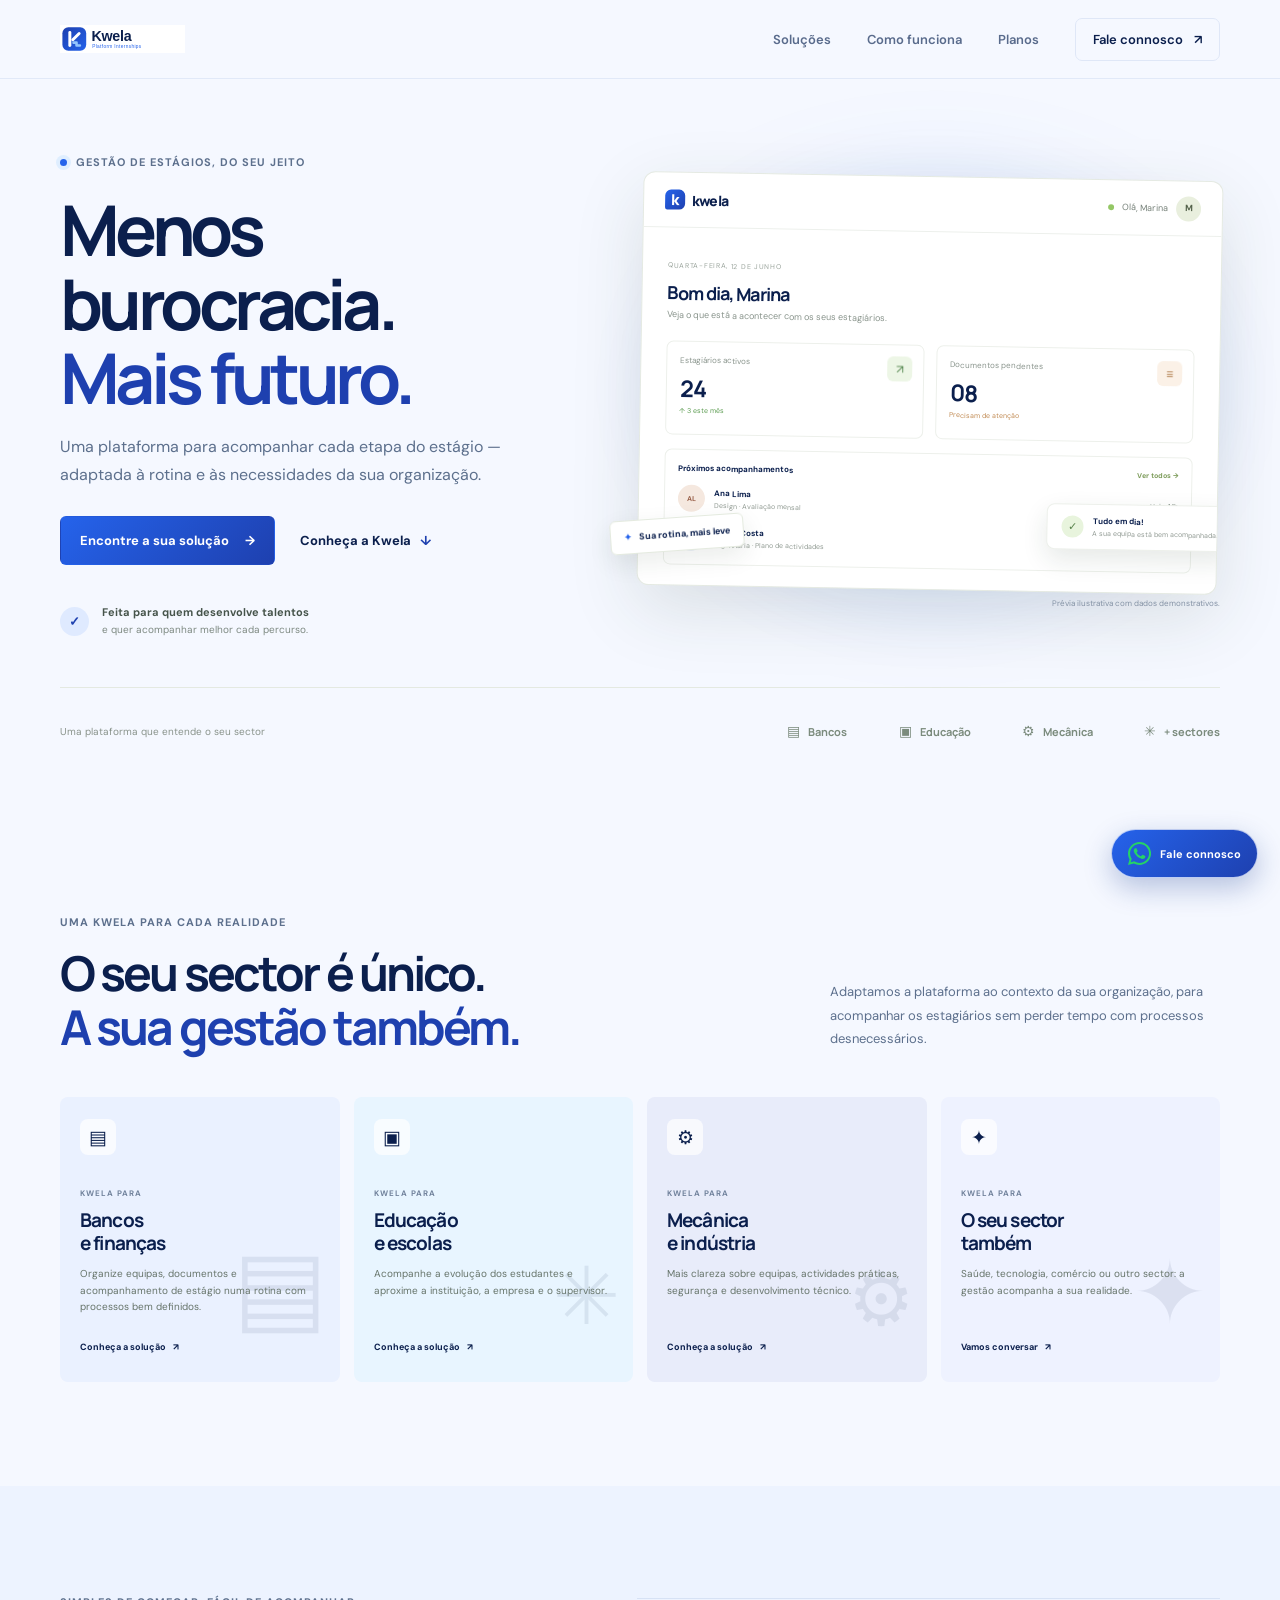
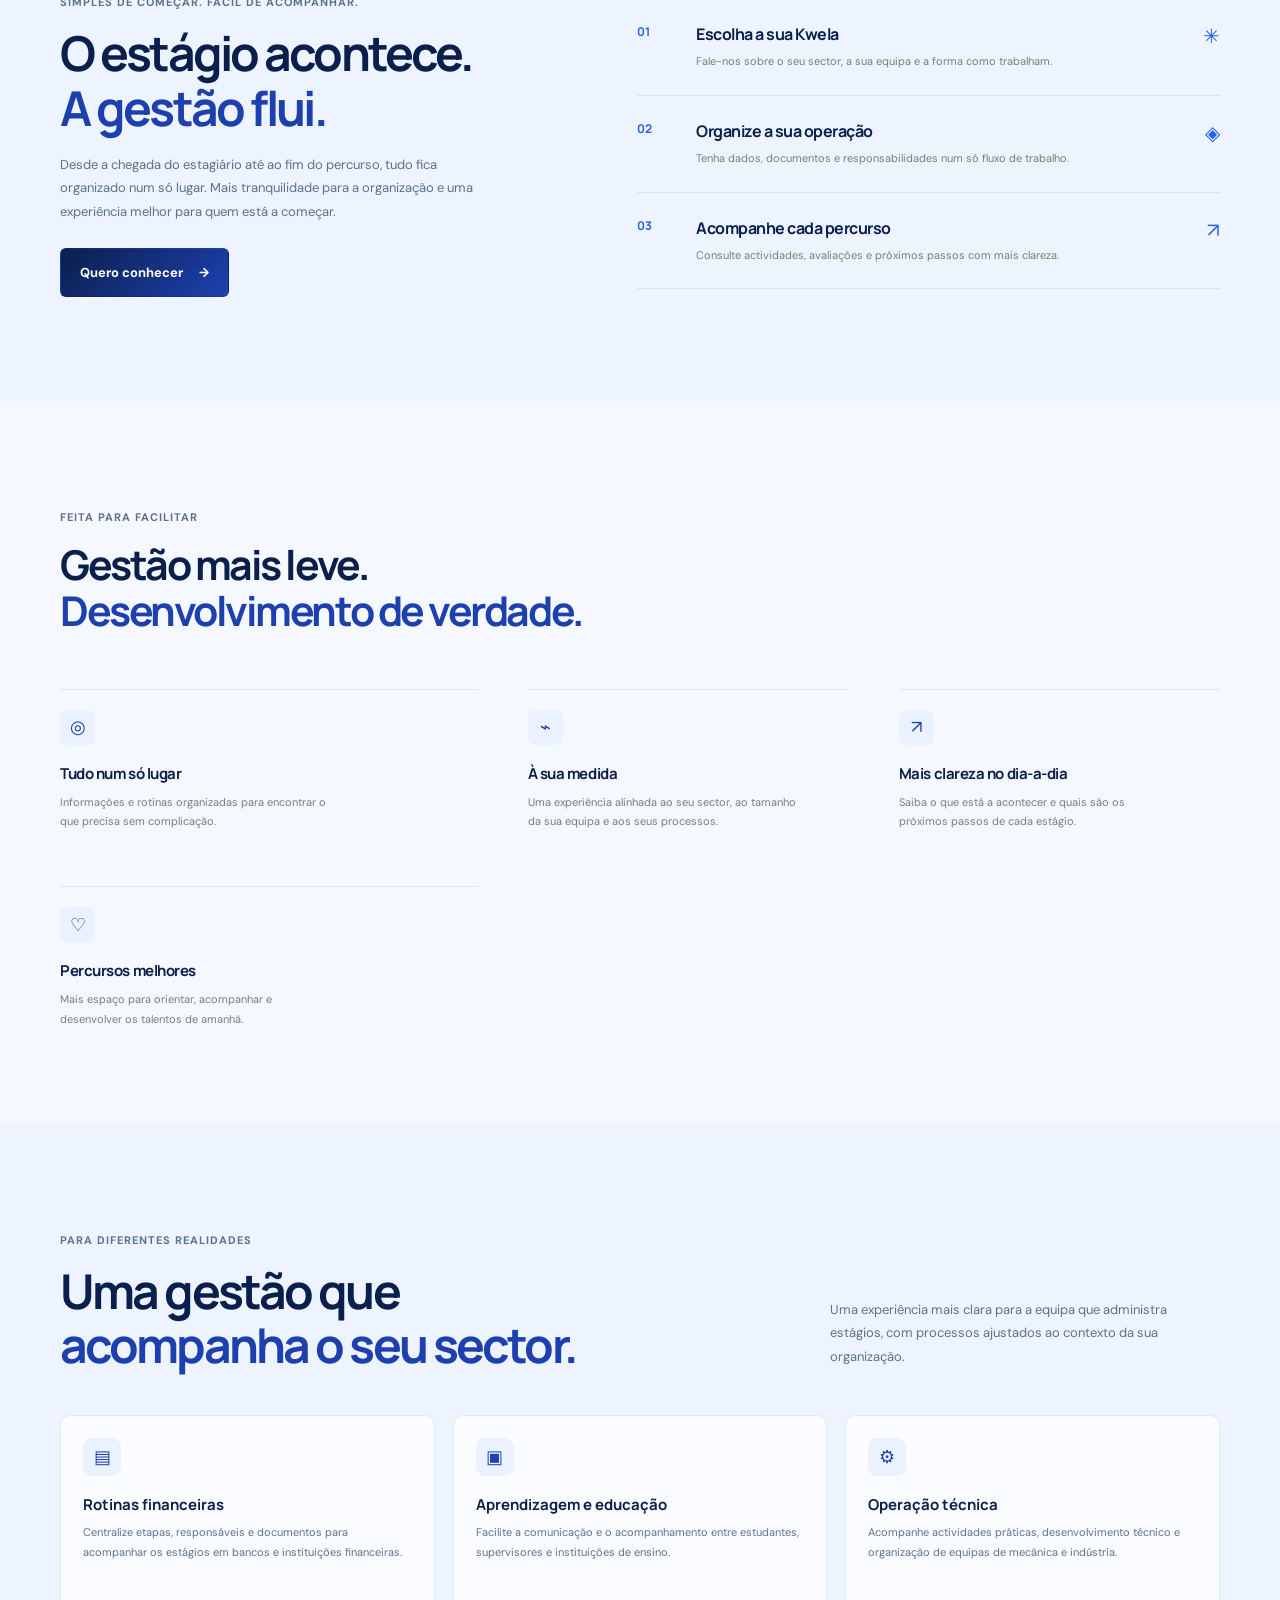
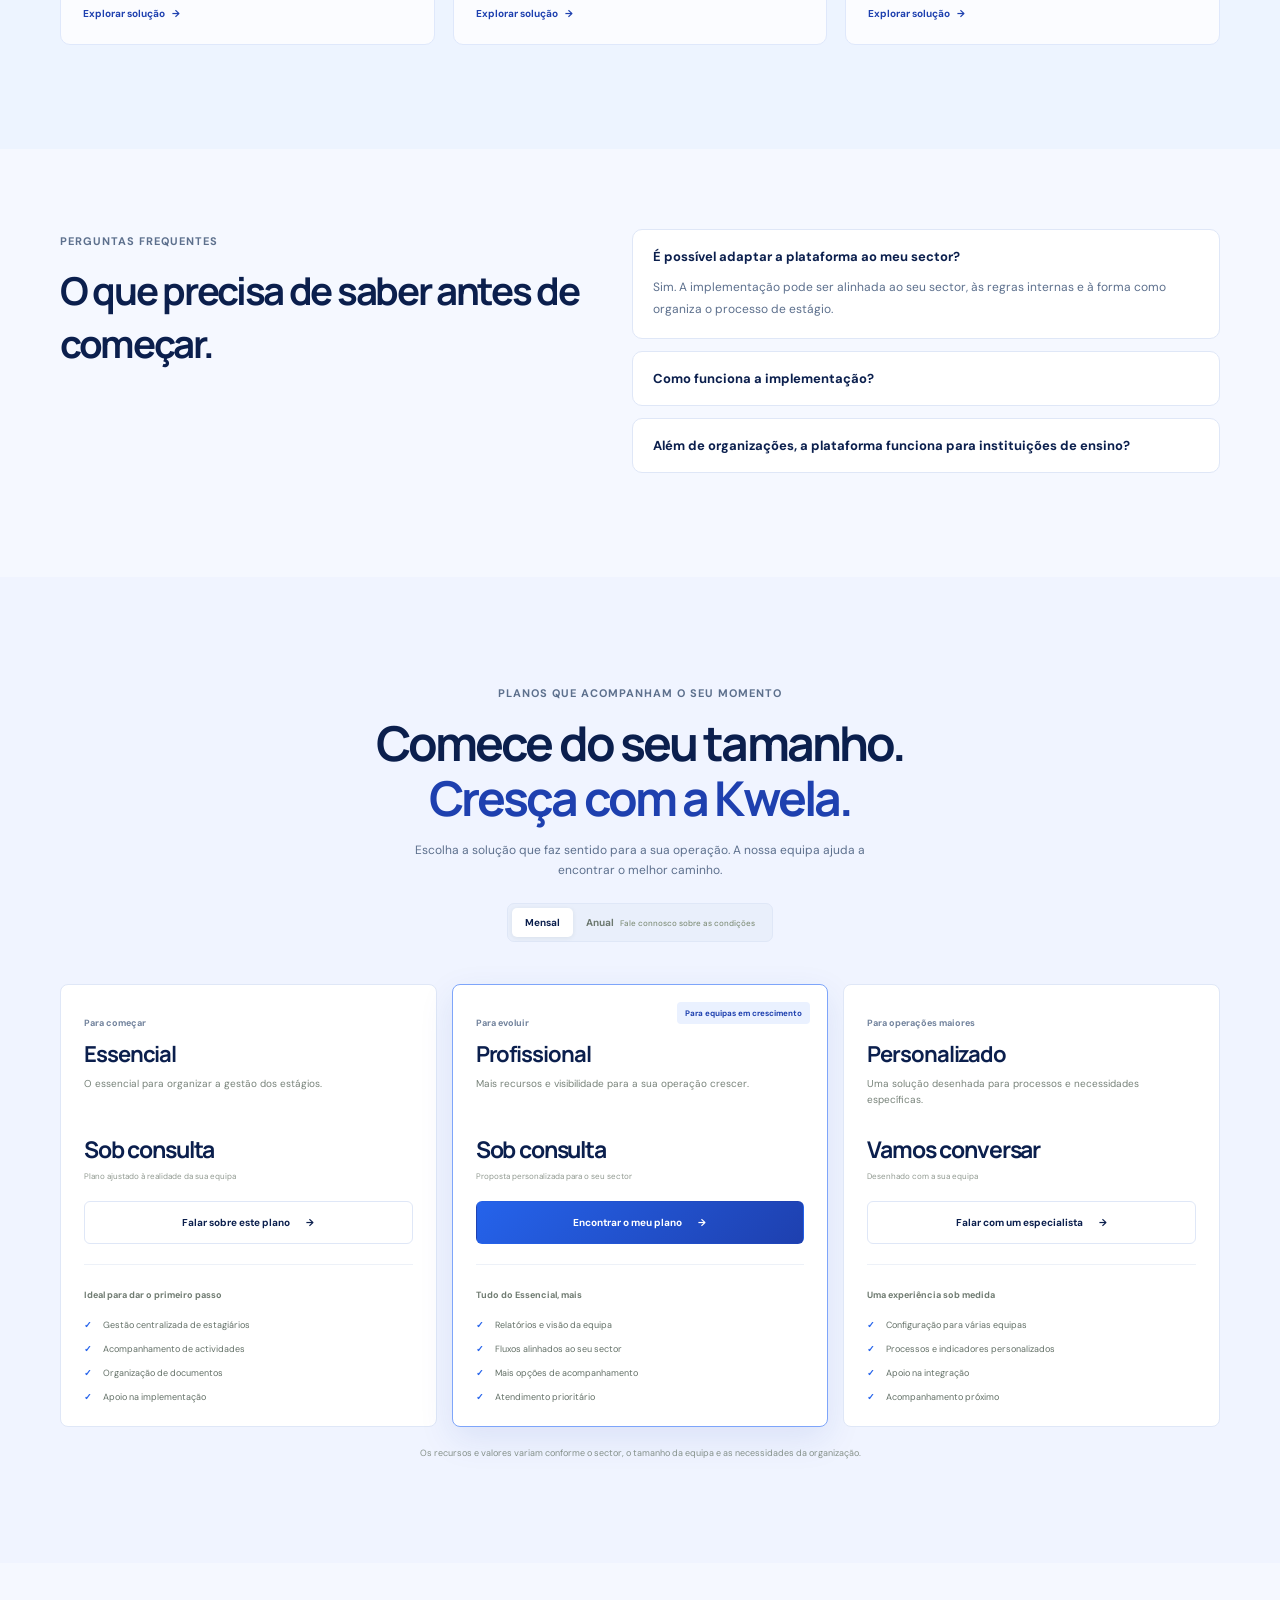
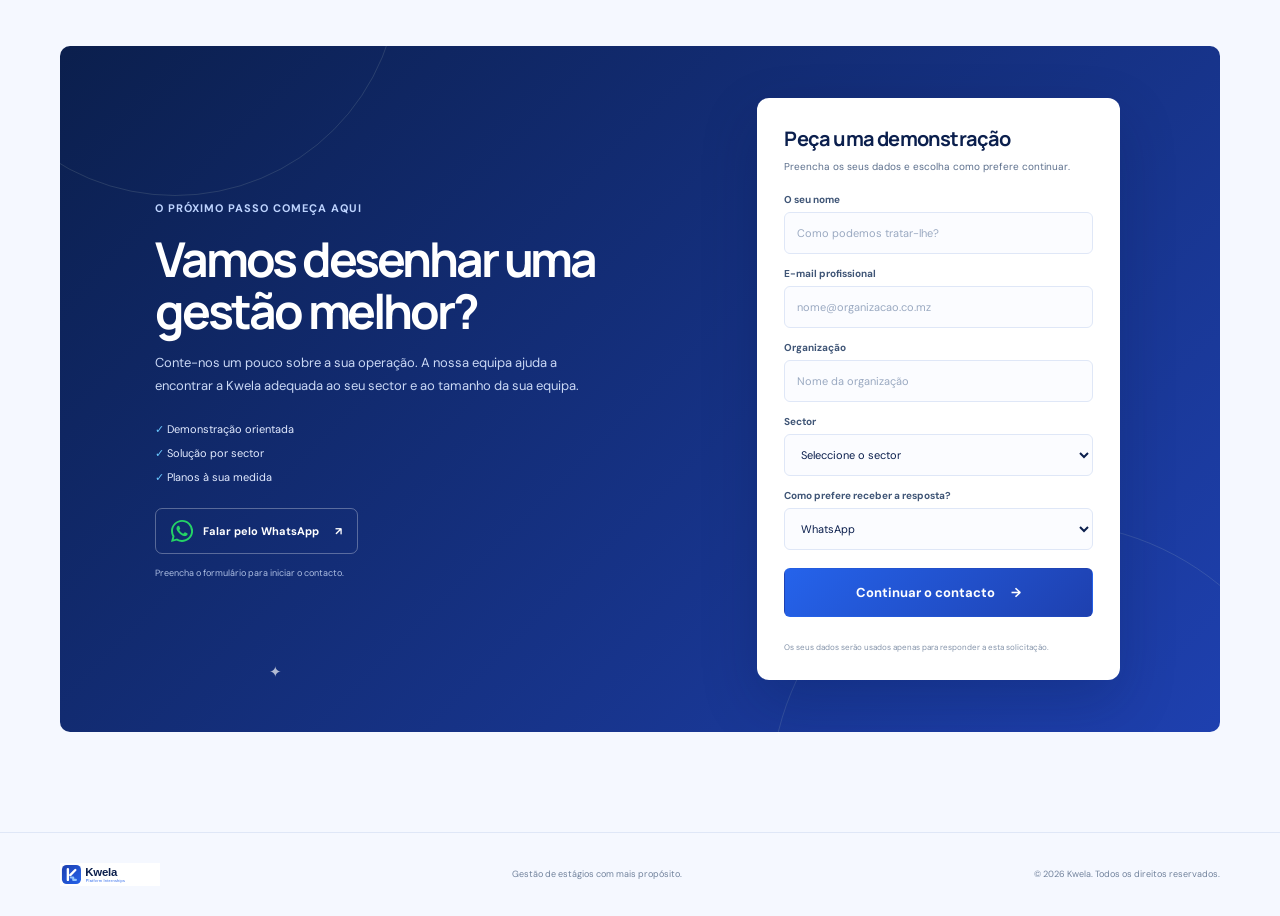
<file: index.html>
<!DOCTYPE html>
<html lang="pt-MZ">
<head>
    <meta charset="UTF-8">
    <meta name="viewport" content="width=device-width, initial-scale=1.0">
    <meta name="description" content="A Kwela simplifica a gestão de estágios com uma plataforma adaptada ao dia a dia da sua organização.">
    <meta name="theme-color" content="#f5f8ff">
    <title>Kwela — Gestão de estágios sem complicação</title>
    <link rel="preconnect" href="https://fonts.googleapis.com">
    <link rel="preconnect" href="https://fonts.gstatic.com" crossorigin>
    <link href="https://fonts.googleapis.com/css2?family=DM+Sans:wght@400;500;600;700&family=Manrope:wght@400;500;600;700;800&display=swap" rel="stylesheet">
    <link rel="stylesheet" href="styles.css">
    <script src="script.js" defer></script>
</head>
<body>
    <header class="site-header">
        <div class="container header-content">
            <a class="brand" href="#inicio" aria-label="Kwela, início">
                <img src="assets/kwela-logo.svg" alt="Kwela">
            </a>
            <button class="menu-toggle" type="button" aria-label="Abrir menu" aria-expanded="false" aria-controls="main-nav">
                <span></span><span></span>
            </button>
            <nav class="main-nav" id="main-nav" aria-label="Navegação principal">
                <a href="#solucoes">Soluções</a>
                <a href="#como-funciona">Como funciona</a>
                <a href="#planos">Planos</a>
                <a class="nav-cta" href="#contato">Fale connosco <span aria-hidden="true">↗</span></a>
            </nav>
        </div>
    </header>

    <main>
        <section class="hero section" id="inicio">
            <div class="container hero-grid">
                <div class="hero-copy">
                    <span class="eyebrow"><span class="eyebrow-dot"></span> Gestão de estágios, do seu jeito</span>
                    <h1>Menos burocracia.<br><span>Mais futuro.</span></h1>
                    <p class="hero-description">Uma plataforma para acompanhar cada etapa do estágio — adaptada à rotina e às necessidades da sua organização.</p>
                    <div class="hero-actions">
                        <a class="button button-primary" href="#contato">Encontre a sua solução <span aria-hidden="true">→</span></a>
                        <a class="text-link" href="#como-funciona">Conheça a Kwela <span aria-hidden="true">↓</span></a>
                    </div>
                    <div class="hero-proof">
                        <span class="proof-icon" aria-hidden="true">✓</span>
                        <p><strong>Feita para quem desenvolve talentos</strong><br>e quer acompanhar melhor cada percurso.</p>
                    </div>
                </div>
                <div class="hero-visual" aria-label="Prévia ilustrativa do painel de gestão da Kwela">
                    <div class="visual-glow"></div>
                    <div class="dashboard">
                        <div class="dashboard-top">
                            <div class="dashboard-brand"><span class="brand-mark">k</span><span>kwela</span></div>
                            <div class="dashboard-profile"><span class="profile-dot"></span> Olá, Marina <span class="profile-avatar">M</span></div>
                        </div>
                        <div class="dashboard-main">
                            <div class="dashboard-greeting"><span>QUARTA-FEIRA, 12 DE JUNHO</span><h2>Bom dia, Marina</h2><p>Veja o que está a acontecer com os seus estagiários.</p></div>
                            <div class="stat-grid">
                                <div class="stat-card"><span>Estagiários activos</span><strong>24</strong><small class="stat-positive">↑ 3 este mês</small><span class="stat-icon mint">↗</span></div>
                                <div class="stat-card"><span>Documentos pendentes</span><strong>08</strong><small class="stat-warn">Precisam de atenção</small><span class="stat-icon peach">≡</span></div>
                            </div>
                            <div class="activity-card">
                                <div class="activity-heading"><strong>Próximos acompanhamentos</strong><a href="#contato">Ver todos <span aria-hidden="true">→</span></a></div>
                                <div class="activity-row"><span class="person-avatar avatar-one">AL</span><span class="person-info"><strong>Ana Lima</strong><small>Design · Avaliação mensal</small></span><span class="activity-date">Hoje, 14h</span></div>
                                <div class="activity-row"><span class="person-avatar avatar-two">RC</span><span class="person-info"><strong>Rafael Costa</strong><small>Engenharia · Plano de actividades</small></span><span class="activity-date">Amanhã</span></div>
                            </div>
                        </div>
                        <div class="dashboard-note"><span class="note-check">✓</span><span><strong>Tudo em dia!</strong><small>A sua equipa está bem acompanhada.</small></span></div>
                    </div>
                    <p class="preview-disclaimer">Prévia ilustrativa com dados demonstrativos.</p>
                    <div class="floating-badge"><span>✦</span> Sua rotina, mais leve</div>
                </div>
            </div>
            <div class="container hero-bottom">
                <span>Uma plataforma que entende o seu sector</span>
                <div class="sector-logos"><span>▤ <b>Bancos</b></span><span>▣ <b>Educação</b></span><span>⚙ <b>Mecânica</b></span><span>✳ <b>+ sectores</b></span></div>
            </div>
        </section>

        <section class="section sectors-section" id="solucoes">
            <div class="container">
                <div class="section-heading">
                    <div><span class="eyebrow">Uma Kwela para cada realidade</span><h2>O seu sector é único.<br><span>A sua gestão também.</span></h2></div>
                    <p>Adaptamos a plataforma ao contexto da sua organização, para acompanhar os estagiários sem perder tempo com processos desnecessários.</p>
                </div>
                <div class="sector-grid">
                    <article class="sector-card sector-legal">
                        <div class="sector-icon">▤</div><span class="card-kicker">KWELA PARA</span><h3>Bancos<br>e finanças</h3><p>Organize equipas, documentos e acompanhamento de estágio numa rotina com processos bem definidos.</p><a href="bancos.html" aria-label="Conheça a Kwela para bancos e finanças">Conheça a solução <span>↗</span></a>
                        <div class="card-decoration legal-decoration">▤</div>
                    </article>
                    <article class="sector-card sector-education">
                        <div class="sector-icon">▣</div><span class="card-kicker">KWELA PARA</span><h3>Educação<br>e escolas</h3><p>Acompanhe a evolução dos estudantes e aproxime a instituição, a empresa e o supervisor.</p><a href="educacao.html" aria-label="Conheça a Kwela para educação e escolas">Conheça a solução <span>↗</span></a>
                        <div class="card-decoration education-decoration">✳</div>
                    </article>
                    <article class="sector-card sector-industry">
                        <div class="sector-icon">⚙</div><span class="card-kicker">KWELA PARA</span><h3>Mecânica<br>e indústria</h3><p>Mais clareza sobre equipas, actividades práticas, segurança e desenvolvimento técnico.</p><a href="mecanica.html" aria-label="Conheça a Kwela para mecânica e indústria">Conheça a solução <span>↗</span></a>
                        <div class="card-decoration industry-decoration">⚙</div>
                    </article>
                    <article class="sector-card sector-custom">
                        <div class="sector-icon">✦</div><span class="card-kicker">KWELA PARA</span><h3>O seu sector<br>também</h3><p>Saúde, tecnologia, comércio ou outro sector: a gestão acompanha a sua realidade.</p><a href="#contato" data-sector="Outro sector" aria-label="Converse sobre uma solução para o seu sector">Vamos conversar <span>↗</span></a>
                        <div class="card-decoration custom-decoration">✦</div>
                    </article>
                </div>
            </div>
        </section>

        <section class="section workflow-section" id="como-funciona">
            <div class="container workflow-grid">
                <div class="workflow-copy">
                    <span class="eyebrow">Simples de começar. Fácil de acompanhar.</span>
                    <h2>O estágio acontece.<br><span>A gestão flui.</span></h2>
                    <p>Desde a chegada do estagiário até ao fim do percurso, tudo fica organizado num só lugar. Mais tranquilidade para a organização e uma experiência melhor para quem está a começar.</p>
                    <a class="button button-dark" href="#contato">Quero conhecer <span aria-hidden="true">→</span></a>
                </div>
                <div class="steps-list">
                    <article class="step-item"><span class="step-number">01</span><div><h3>Escolha a sua Kwela</h3><p>Fale-nos sobre o seu sector, a sua equipa e a forma como trabalham.</p></div><span class="step-symbol">✳</span></article>
                    <article class="step-item"><span class="step-number">02</span><div><h3>Organize a sua operação</h3><p>Tenha dados, documentos e responsabilidades num só fluxo de trabalho.</p></div><span class="step-symbol">◈</span></article>
                    <article class="step-item"><span class="step-number">03</span><div><h3>Acompanhe cada percurso</h3><p>Consulte actividades, avaliações e próximos passos com mais clareza.</p></div><span class="step-symbol">↗</span></article>
                </div>
            </div>
        </section>

        <section class="section benefits-section">
            <div class="container benefits-grid">
                <div class="benefits-intro"><span class="eyebrow">Feita para facilitar</span><h2>Gestão mais leve.<br><span>Desenvolvimento de verdade.</span></h2></div>
                <div class="benefit"><span class="benefit-icon">◎</span><h3>Tudo num só lugar</h3><p>Informações e rotinas organizadas para encontrar o que precisa sem complicação.</p></div>
                <div class="benefit"><span class="benefit-icon">⌁</span><h3>À sua medida</h3><p>Uma experiência alinhada ao seu sector, ao tamanho da sua equipa e aos seus processos.</p></div>
                <div class="benefit"><span class="benefit-icon">↗</span><h3>Mais clareza no dia-a-dia</h3><p>Saiba o que está a acontecer e quais são os próximos passos de cada estágio.</p></div>
                <div class="benefit"><span class="benefit-icon">♡</span><h3>Percursos melhores</h3><p>Mais espaço para orientar, acompanhar e desenvolver os talentos de amanhã.</p></div>
            </div>
        </section>

        <section class="section testimonials-section">
            <div class="container">
                <div class="section-heading narrow-heading">
                    <div><span class="eyebrow">Para diferentes realidades</span><h2>Uma gestão que<br><span>acompanha o seu sector.</span></h2></div>
                    <p>Uma experiência mais clara para a equipa que administra estágios, com processos ajustados ao contexto da sua organização.</p>
                </div>
                <div class="testimonial-grid">
                    <article class="testimonial-card">
                        <div class="scenario-icon">▤</div>
                        <h3>Rotinas financeiras</h3>
                        <p>Centralize etapas, responsáveis e documentos para acompanhar os estágios em bancos e instituições financeiras.</p>
                        <a class="scenario-link" href="bancos.html">Explorar solução <span>→</span></a>
                    </article>
                    <article class="testimonial-card">
                        <div class="scenario-icon">▣</div>
                        <h3>Aprendizagem e educação</h3>
                        <p>Facilite a comunicação e o acompanhamento entre estudantes, supervisores e instituições de ensino.</p>
                        <a class="scenario-link" href="educacao.html">Explorar solução <span>→</span></a>
                    </article>
                    <article class="testimonial-card">
                        <div class="scenario-icon">⚙</div>
                        <h3>Operação técnica</h3>
                        <p>Acompanhe actividades práticas, desenvolvimento técnico e organização de equipas de mecânica e indústria.</p>
                        <a class="scenario-link" href="mecanica.html">Explorar solução <span>→</span></a>
                    </article>
                </div>
            </div>
        </section>

        <section class="section faq-section">
            <div class="container faq-grid">
                <div class="faq-copy">
                    <span class="eyebrow">Perguntas frequentes</span>
                    <h2>O que precisa de saber antes de começar.</h2>
                </div>
                <div class="faq-list">
                    <details open>
                        <summary>É possível adaptar a plataforma ao meu sector?</summary>
                        <p>Sim. A implementação pode ser alinhada ao seu sector, às regras internas e à forma como organiza o processo de estágio.</p>
                    </details>
                    <details>
                        <summary>Como funciona a implementação?</summary>
                        <p>O processo é acompanhado pela nossa equipa, que ajuda a configurar fluxos, dados e processos antes de iniciar a utilização.</p>
                    </details>
                    <details>
                        <summary>Além de organizações, a plataforma funciona para instituições de ensino?</summary>
                        <p>Sim. A Kwela foi concebida para aproximar organizações, instituições de ensino e supervisores, com uma gestão mais organizada e clara.</p>
                    </details>
                </div>
            </div>
        </section>

        <section class="section pricing-section" id="planos">
            <div class="container">
                <div class="pricing-heading">
                    <span class="eyebrow">Planos que acompanham o seu momento</span>
                    <h2>Comece do seu tamanho.<br><span>Cresça com a Kwela.</span></h2>
                    <p>Escolha a solução que faz sentido para a sua operação. A nossa equipa ajuda a encontrar o melhor caminho.</p>
                    <div class="billing-toggle" role="group" aria-label="Frequência de pagamento">
                        <button type="button" class="billing-option is-active" data-billing="monthly" aria-pressed="true">Mensal</button>
                        <button type="button" class="billing-option" data-billing="annual" aria-pressed="false">Anual <span>Fale connosco sobre as condições</span></button>
                    </div>
                </div>
                <div class="plan-grid">
                    <article class="plan-card">
                        <span class="plan-label">Para começar</span><h3>Essencial</h3><p class="plan-description">O essencial para organizar a gestão dos estágios.</p>
                        <div class="plan-price"><span class="price-value" data-monthly="Sob consulta" data-annual="Sob consulta">Sob consulta</span></div>
                        <p class="plan-price-note" data-monthly-note="Plano ajustado à realidade da sua equipa" data-annual-note="Fale connosco sobre as condições anuais">Plano ajustado à realidade da sua equipa</p>
                        <a class="button button-outline" href="#contato">Falar sobre este plano <span>→</span></a>
                        <div class="plan-divider"></div><span class="included-title">Ideal para dar o primeiro passo</span>
                        <ul class="plan-features"><li>Gestão centralizada de estagiários</li><li>Acompanhamento de actividades</li><li>Organização de documentos</li><li>Apoio na implementação</li></ul>
                    </article>
                    <article class="plan-card plan-featured">
                        <span class="popular-tag">Para equipas em crescimento</span><span class="plan-label">Para evoluir</span><h3>Profissional</h3><p class="plan-description">Mais recursos e visibilidade para a sua operação crescer.</p>
                        <div class="plan-price"><span class="price-value" data-monthly="Sob consulta" data-annual="Sob consulta">Sob consulta</span></div>
                        <p class="plan-price-note" data-monthly-note="Proposta personalizada para o seu sector" data-annual-note="Fale connosco sobre as condições anuais">Proposta personalizada para o seu sector</p>
                        <a class="button button-primary" href="#contato">Encontrar o meu plano <span>→</span></a>
                        <div class="plan-divider"></div><span class="included-title">Tudo do Essencial, mais</span>
                        <ul class="plan-features"><li>Relatórios e visão da equipa</li><li>Fluxos alinhados ao seu sector</li><li>Mais opções de acompanhamento</li><li>Atendimento prioritário</li></ul>
                    </article>
                    <article class="plan-card">
                        <span class="plan-label">Para operações maiores</span><h3>Personalizado</h3><p class="plan-description">Uma solução desenhada para processos e necessidades específicas.</p>
                        <div class="plan-price"><span class="price-value" data-monthly="Vamos conversar" data-annual="Vamos conversar">Vamos conversar</span></div>
                        <p class="plan-price-note" data-monthly-note="Desenhado com a sua equipa" data-annual-note="Fale connosco sobre as condições anuais">Desenhado com a sua equipa</p>
                        <a class="button button-outline" href="#contato">Falar com um especialista <span>→</span></a>
                        <div class="plan-divider"></div><span class="included-title">Uma experiência sob medida</span>
                        <ul class="plan-features"><li>Configuração para várias equipas</li><li>Processos e indicadores personalizados</li><li>Apoio na integração</li><li>Acompanhamento próximo</li></ul>
                    </article>
                </div>
                <p class="pricing-footnote">Os recursos e valores variam conforme o sector, o tamanho da equipa e as necessidades da organização.</p>
            </div>
        </section>

        <section class="section contact-section" id="contato">
            <div class="container contact-card">
                <div class="contact-orbit orbit-one"></div><div class="contact-orbit orbit-two"></div>
                <div class="contact-copy"><span class="eyebrow eyebrow-light">O próximo passo começa aqui</span><h2>Vamos desenhar uma gestão melhor?</h2><p>Conte-nos um pouco sobre a sua operação. A nossa equipa ajuda a encontrar a Kwela adequada ao seu sector e ao tamanho da sua equipa.</p>
                    <div class="contact-points"><span>✓ Demonstração orientada</span><span>✓ Solução por sector</span><span>✓ Planos à sua medida</span></div>
                    <a class="whatsapp-link" href="#lead-form" data-whatsapp><svg class="whatsapp-icon" viewBox="0 0 24 24" aria-hidden="true"><path d="M17.472 14.382c-.297-.149-1.758-.867-2.03-.967-.273-.099-.471-.148-.67.15-.197.297-.768.966-.94 1.164-.173.198-.347.223-.644.075-.297-.149-1.255-.463-2.39-1.475-.883-.788-1.48-1.761-1.653-2.059-.173-.297-.018-.458.13-.606.134-.133.298-.347.446-.52.149-.174.198-.298.298-.497.099-.198.05-.371-.025-.52-.074-.149-.669-1.612-.916-2.207-.242-.579-.487-.5-.669-.51-.173-.008-.371-.01-.57-.01-.198 0-.52.074-.792.372-.273.297-1.04 1.016-1.04 2.479 0 1.463 1.065 2.876 1.213 3.074.149.198 2.096 3.2 5.077 4.487.709.306 1.262.489 1.694.626.712.226 1.36.194 1.872.118.571-.085 1.758-.719 2.006-1.413.248-.694.248-1.289.173-1.413-.074-.124-.272-.198-.57-.347m-5.421 7.403h-.004a9.87 9.87 0 0 1-5.031-1.378l-.361-.214-3.741.982.999-3.648-.235-.374a9.86 9.86 0 0 1-1.51-5.26c.002-5.45 4.437-9.884 9.888-9.884 2.64.001 5.122 1.03 6.988 2.898a9.825 9.825 0 0 1 2.893 6.994c-.003 5.45-4.438 9.884-9.886 9.884m8.413-18.297A11.815 11.815 0 0 0 12.05 0C5.495 0 0 5.495 0 12.05c-.001 2.12.554 4.19 1.61 6.015L0 24l6.077-1.594a12.04 12.04 0 0 0 5.964 1.519h.005c6.554 0 12.05-5.495 12.05-12.05a11.96 11.96 0 0 0-3.532-8.387z"/></svg> Falar pelo WhatsApp <span aria-hidden="true">↗</span></a>
                    <p class="contact-note" id="whatsapp-status">Preencha o formulário para iniciar o contacto.</p>
                </div>
                <form class="lead-form" id="lead-form">
                    <h3>Peça uma demonstração</h3>
                    <p>Preencha os seus dados e escolha como prefere continuar.</p>
                    <label for="lead-name">O seu nome</label>
                    <input id="lead-name" name="name" type="text" autocomplete="name" placeholder="Como podemos tratar-lhe?" required>
                    <label for="lead-email">E-mail profissional</label>
                    <input id="lead-email" name="email" type="email" autocomplete="email" placeholder="nome@organizacao.co.mz" required>
                    <label for="lead-company">Organização</label>
                    <input id="lead-company" name="company" type="text" autocomplete="organization" placeholder="Nome da organização" required>
                    <label for="lead-sector">Sector</label>
                    <select id="lead-sector" name="sector" required>
                        <option value="">Seleccione o sector</option>
                        <option>Bancos e finanças</option>
                        <option>Educação e escolas</option>
                        <option>Mecânica e indústria</option>
                        <option>Saúde</option>
                        <option>Tecnologia</option>
                        <option>Outro sector</option>
                    </select>
                    <label for="lead-contact-method">Como prefere receber a resposta?</label>
                    <select id="lead-contact-method" name="contactMethod" required>
                        <option>WhatsApp</option>
                        <option>E-mail</option>
                    </select>
                    <button class="button button-primary form-submit" type="submit">Continuar o contacto <span aria-hidden="true">→</span></button>
                    <p class="form-feedback" id="form-feedback" role="status" aria-live="polite"></p>
                    <small class="form-privacy">Os seus dados serão usados apenas para responder a esta solicitação.</small>
                </form>
                <span class="contact-sparkle sparkle-one">✳</span><span class="contact-sparkle sparkle-two">✦</span>
            </div>
        </section>
        <a class="floating-whatsapp" href="#lead-form" data-whatsapp aria-label="Falar com a Kwela pelo WhatsApp"><svg viewBox="0 0 24 24" aria-hidden="true"><path d="M17.472 14.382c-.297-.149-1.758-.867-2.03-.967-.273-.099-.471-.148-.67.15-.197.297-.768.966-.94 1.164-.173.198-.347.223-.644.075-.297-.149-1.255-.463-2.39-1.475-.883-.788-1.48-1.761-1.653-2.059-.173-.297-.018-.458.13-.606.134-.133.298-.347.446-.52.149-.174.198-.298.298-.497.099-.198.05-.371-.025-.52-.074-.149-.669-1.612-.916-2.207-.242-.579-.487-.5-.669-.51-.173-.008-.371-.01-.57-.01-.198 0-.52.074-.792.372-.273.297-1.04 1.016-1.04 2.479 0 1.463 1.065 2.876 1.213 3.074.149.198 2.096 3.2 5.077 4.487.709.306 1.262.489 1.694.626.712.226 1.36.194 1.872.118.571-.085 1.758-.719 2.006-1.413.248-.694.248-1.289.173-1.413-.074-.124-.272-.198-.57-.347m-5.421 7.403h-.004a9.87 9.87 0 0 1-5.031-1.378l-.361-.214-3.741.982.999-3.648-.235-.374a9.86 9.86 0 0 1-1.51-5.26c.002-5.45 4.437-9.884 9.888-9.884 2.64.001 5.122 1.03 6.988 2.898a9.825 9.825 0 0 1 2.893 6.994c-.003 5.45-4.438 9.884-9.886 9.884m8.413-18.297A11.815 11.815 0 0 0 12.05 0C5.495 0 0 5.495 0 12.05c-.001 2.12.554 4.19 1.61 6.015L0 24l6.077-1.594a12.04 12.04 0 0 0 5.964 1.519h.005c6.554 0 12.05-5.495 12.05-12.05a11.96 11.96 0 0 0-3.532-8.387z"/></svg><span>Fale connosco</span></a>
    </main>

    <footer class="site-footer">
        <div class="container footer-content">
            <a class="brand footer-brand" href="#inicio" aria-label="Kwela, voltar ao início"><img src="assets/kwela-logo.svg" alt="Kwela"></a>
            <p>Gestão de estágios com mais propósito.</p>
            <span>© <span id="current-year"></span> Kwela. Todos os direitos reservados.</span>
        </div>
    </footer>
</body>
</html>
</file>
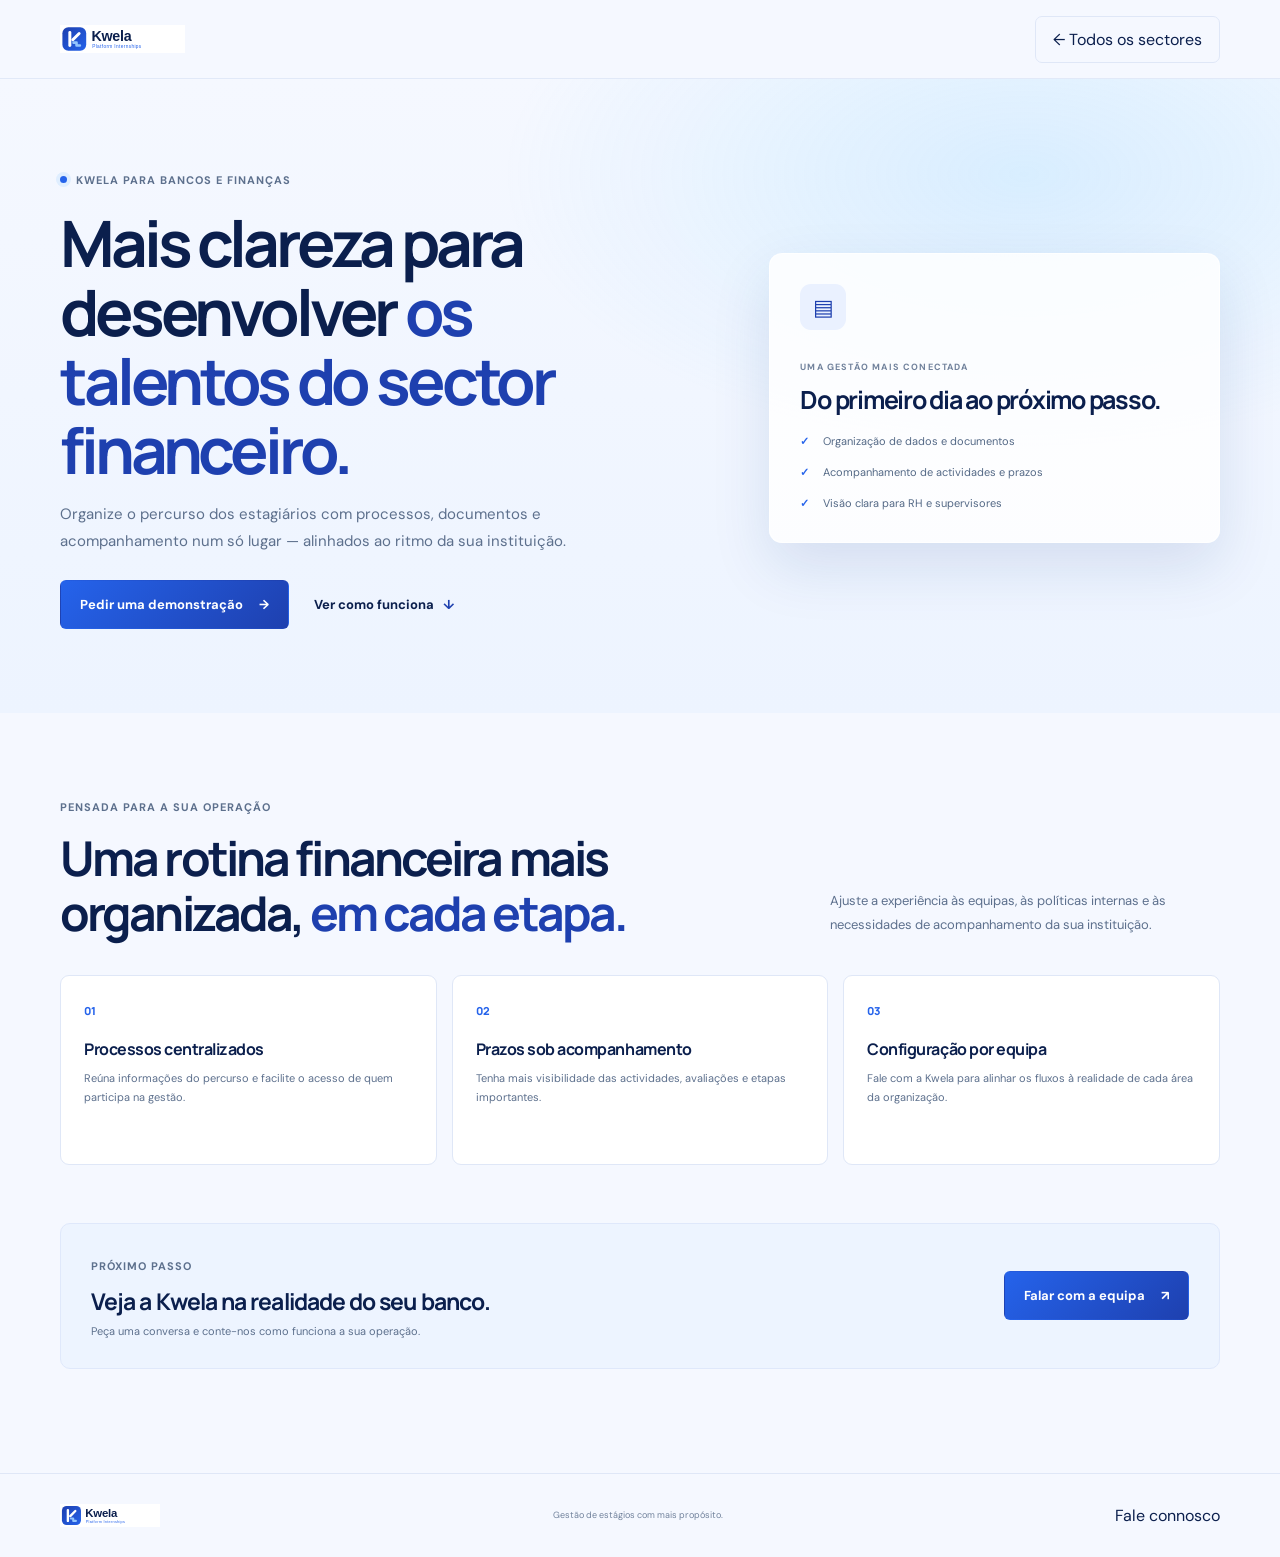
<file: bancos.html>
<!DOCTYPE html>
<html lang="pt-MZ">
<head>
    <meta charset="UTF-8">
    <meta name="viewport" content="width=device-width, initial-scale=1.0">
    <meta name="description" content="Conheça a Kwela para bancos e instituições financeiras: gestão de estágios adaptada à rotina da sua operação.">
    <meta name="theme-color" content="#f5f8ff">
    <title>Kwela para Bancos e Finanças</title>
    <link rel="preconnect" href="https://fonts.googleapis.com">
    <link rel="preconnect" href="https://fonts.gstatic.com" crossorigin>
    <link href="https://fonts.googleapis.com/css2?family=DM+Sans:wght@400;500;600;700&family=Manrope:wght@400;500;600;700;800&display=swap" rel="stylesheet">
    <link rel="stylesheet" href="styles.css">
    <script src="script.js" defer></script>
</head>
<body>
    <header class="site-header">
        <div class="container header-content">
            <a class="brand" href="index.html#inicio" aria-label="Kwela, início"><img src="assets/kwela-logo.svg" alt="Kwela"></a>
            <a class="nav-cta" href="index.html#solucoes">← Todos os sectores</a>
        </div>
    </header>
    <main class="segment-page">
        <section class="segment-hero">
            <div class="container segment-layout">
                <div class="segment-hero-copy" data-reveal>
                    <span class="eyebrow"><span class="eyebrow-dot"></span> Kwela para bancos e finanças</span>
                    <h1>Mais clareza para desenvolver <span>os talentos do sector financeiro.</span></h1>
                    <p>Organize o percurso dos estagiários com processos, documentos e acompanhamento num só lugar — alinhados ao ritmo da sua instituição.</p>
                    <div class="hero-actions">
                        <a class="button button-primary" href="index.html?segmento=bancos#contato">Pedir uma demonstração <span aria-hidden="true">→</span></a>
                        <a class="text-link" href="#beneficios">Ver como funciona <span aria-hidden="true">↓</span></a>
                    </div>
                </div>
                <aside class="segment-aside" data-reveal>
                    <span class="segment-aside-icon">▤</span>
                    <span class="card-kicker">UMA GESTÃO MAIS CONECTADA</span>
                    <h2>Do primeiro dia ao próximo passo.</h2>
                    <ul class="segment-checks">
                        <li>Organização de dados e documentos</li>
                        <li>Acompanhamento de actividades e prazos</li>
                        <li>Visão clara para RH e supervisores</li>
                    </ul>
                </aside>
            </div>
        </section>
        <section class="segment-content section" id="beneficios">
            <div class="container">
                <div class="section-heading">
                    <div><span class="eyebrow">Pensada para a sua operação</span><h2>Uma rotina financeira mais organizada, <span>em cada etapa.</span></h2></div>
                    <p>Ajuste a experiência às equipas, às políticas internas e às necessidades de acompanhamento da sua instituição.</p>
                </div>
                <div class="segment-benefit-grid">
                    <article class="segment-benefit" data-reveal><span>01</span><h3>Processos centralizados</h3><p>Reúna informações do percurso e facilite o acesso de quem participa na gestão.</p></article>
                    <article class="segment-benefit" data-reveal><span>02</span><h3>Prazos sob acompanhamento</h3><p>Tenha mais visibilidade das actividades, avaliações e etapas importantes.</p></article>
                    <article class="segment-benefit" data-reveal><span>03</span><h3>Configuração por equipa</h3><p>Fale com a Kwela para alinhar os fluxos à realidade de cada área da organização.</p></article>
                </div>
                <div class="segment-bottom-cta">
                    <div><span class="eyebrow">Próximo passo</span><h2>Veja a Kwela na realidade do seu banco.</h2><p>Peça uma conversa e conte-nos como funciona a sua operação.</p></div>
                    <a class="button button-primary" href="index.html?segmento=bancos#contato">Falar com a equipa <span aria-hidden="true">↗</span></a>
                </div>
            </div>
        </section>
    </main>
    <footer class="site-footer"><div class="container footer-content"><a class="brand footer-brand" href="index.html#inicio"><img src="assets/kwela-logo.svg" alt="Kwela"></a><p>Gestão de estágios com mais propósito.</p><a href="index.html#contato">Fale connosco</a></div></footer>
</body>
</html>
</file>
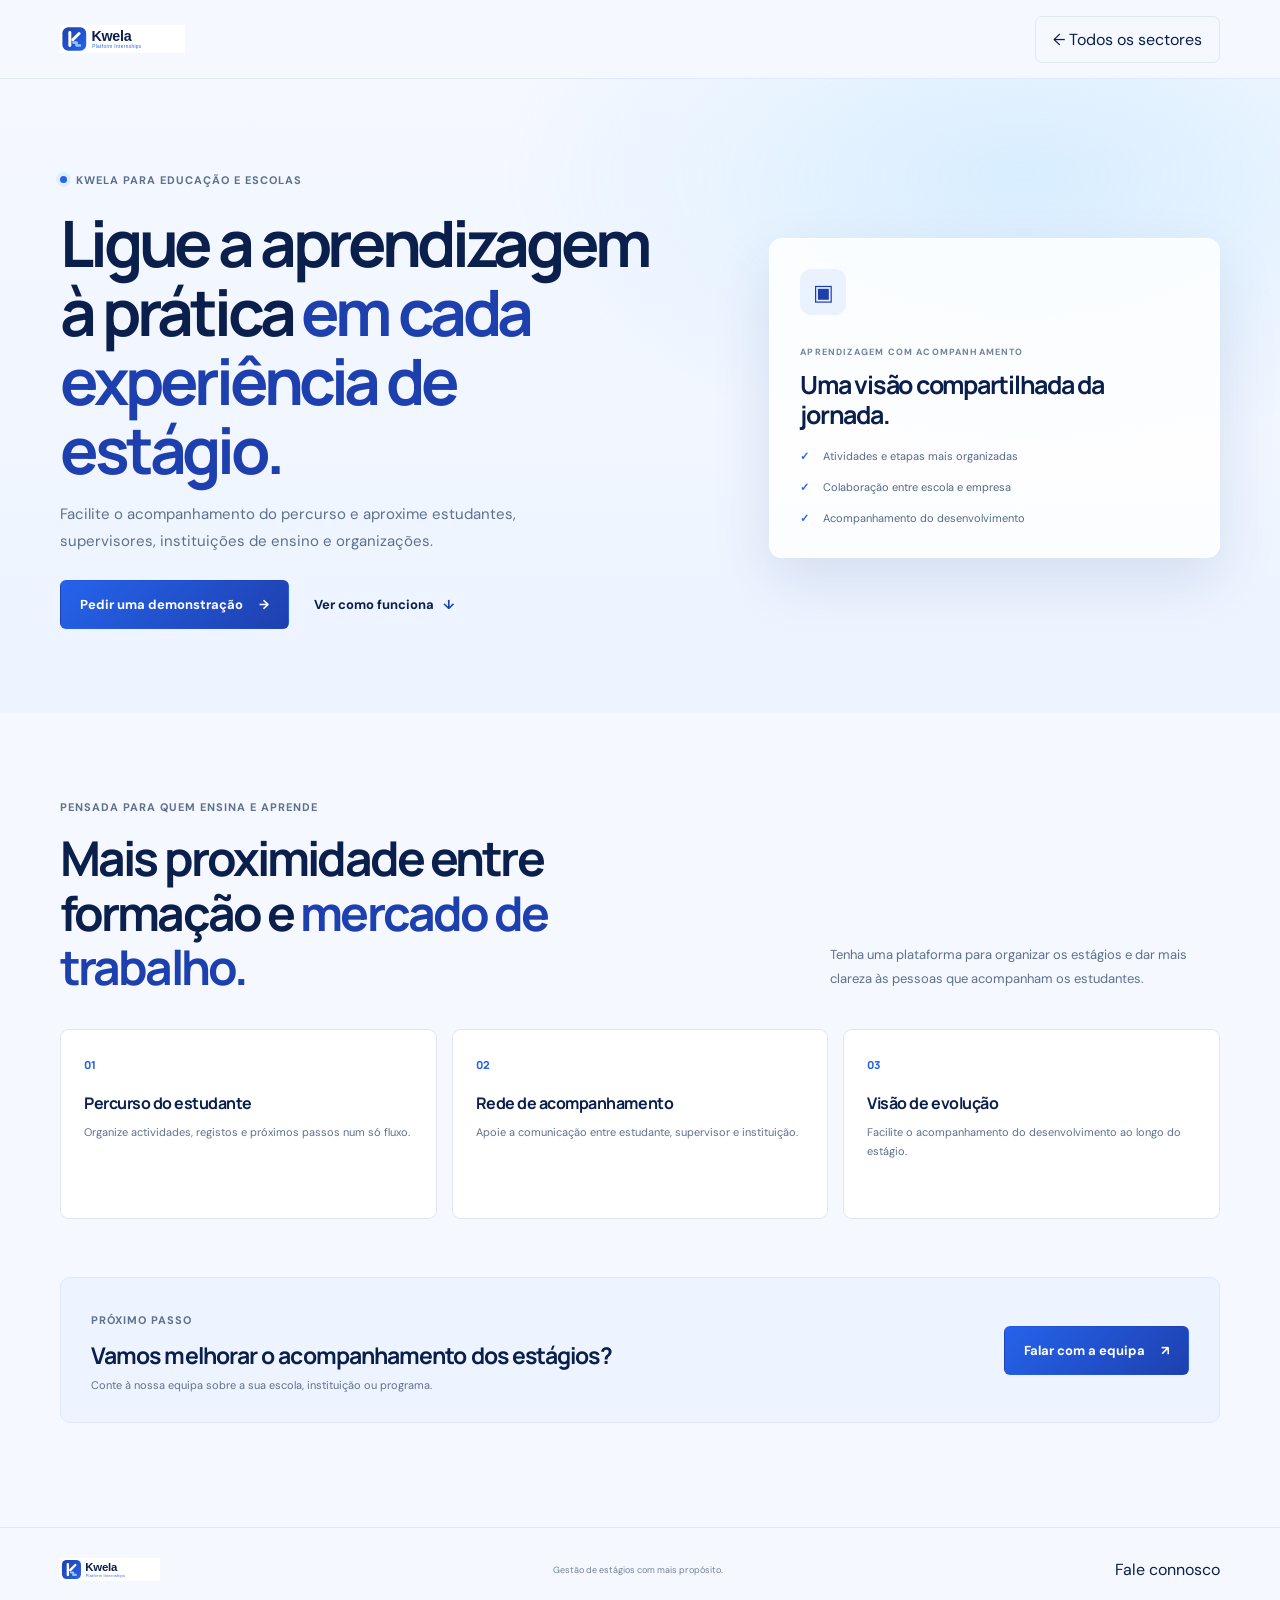
<file: educacao.html>
<!DOCTYPE html>
<html lang="pt-MZ">
<head>
    <meta charset="UTF-8">
    <meta name="viewport" content="width=device-width, initial-scale=1.0">
    <meta name="description" content="A Kwela para educação aproxima instituições, estudantes, supervisores e organizações na gestão de estágios.">
    <meta name="theme-color" content="#f5f8ff">
    <title>Kwela para Educação e Escolas</title>
    <link rel="preconnect" href="https://fonts.googleapis.com">
    <link rel="preconnect" href="https://fonts.gstatic.com" crossorigin>
    <link href="https://fonts.googleapis.com/css2?family=DM+Sans:wght@400;500;600;700&family=Manrope:wght@400;500;600;700;800&display=swap" rel="stylesheet">
    <link rel="stylesheet" href="styles.css">
    <script src="script.js" defer></script>
</head>
<body>
    <header class="site-header">
        <div class="container header-content">
            <a class="brand" href="index.html#inicio" aria-label="Kwela, início"><img src="assets/kwela-logo.svg" alt="Kwela"></a>
            <a class="nav-cta" href="index.html#solucoes">← Todos os sectores</a>
        </div>
    </header>
    <main class="segment-page">
        <section class="segment-hero">
            <div class="container segment-layout">
                <div class="segment-hero-copy" data-reveal>
                    <span class="eyebrow"><span class="eyebrow-dot"></span> Kwela para educação e escolas</span>
                    <h1>Ligue a aprendizagem à prática <span>em cada experiência de estágio.</span></h1>
                    <p>Facilite o acompanhamento do percurso e aproxime estudantes, supervisores, instituições de ensino e organizações.</p>
                    <div class="hero-actions">
                        <a class="button button-primary" href="index.html?segmento=educacao#contato">Pedir uma demonstração <span aria-hidden="true">→</span></a>
                        <a class="text-link" href="#beneficios">Ver como funciona <span aria-hidden="true">↓</span></a>
                    </div>
                </div>
                <aside class="segment-aside" data-reveal>
                    <span class="segment-aside-icon">▣</span>
                    <span class="card-kicker">APRENDIZAGEM COM ACOMPANHAMENTO</span>
                    <h2>Uma visão compartilhada da jornada.</h2>
                    <ul class="segment-checks">
                        <li>Atividades e etapas mais organizadas</li>
                        <li>Colaboração entre escola e empresa</li>
                        <li>Acompanhamento do desenvolvimento</li>
                    </ul>
                </aside>
            </div>
        </section>
        <section class="segment-content section" id="beneficios">
            <div class="container">
                <div class="section-heading">
                    <div><span class="eyebrow">Pensada para quem ensina e aprende</span><h2>Mais proximidade entre formação e <span>mercado de trabalho.</span></h2></div>
                    <p>Tenha uma plataforma para organizar os estágios e dar mais clareza às pessoas que acompanham os estudantes.</p>
                </div>
                <div class="segment-benefit-grid">
                    <article class="segment-benefit" data-reveal><span>01</span><h3>Percurso do estudante</h3><p>Organize actividades, registos e próximos passos num só fluxo.</p></article>
                    <article class="segment-benefit" data-reveal><span>02</span><h3>Rede de acompanhamento</h3><p>Apoie a comunicação entre estudante, supervisor e instituição.</p></article>
                    <article class="segment-benefit" data-reveal><span>03</span><h3>Visão de evolução</h3><p>Facilite o acompanhamento do desenvolvimento ao longo do estágio.</p></article>
                </div>
                <div class="segment-bottom-cta">
                    <div><span class="eyebrow">Próximo passo</span><h2>Vamos melhorar o acompanhamento dos estágios?</h2><p>Conte à nossa equipa sobre a sua escola, instituição ou programa.</p></div>
                    <a class="button button-primary" href="index.html?segmento=educacao#contato">Falar com a equipa <span aria-hidden="true">↗</span></a>
                </div>
            </div>
        </section>
    </main>
    <footer class="site-footer"><div class="container footer-content"><a class="brand footer-brand" href="index.html#inicio"><img src="assets/kwela-logo.svg" alt="Kwela"></a><p>Gestão de estágios com mais propósito.</p><a href="index.html#contato">Fale connosco</a></div></footer>
</body>
</html>
</file>
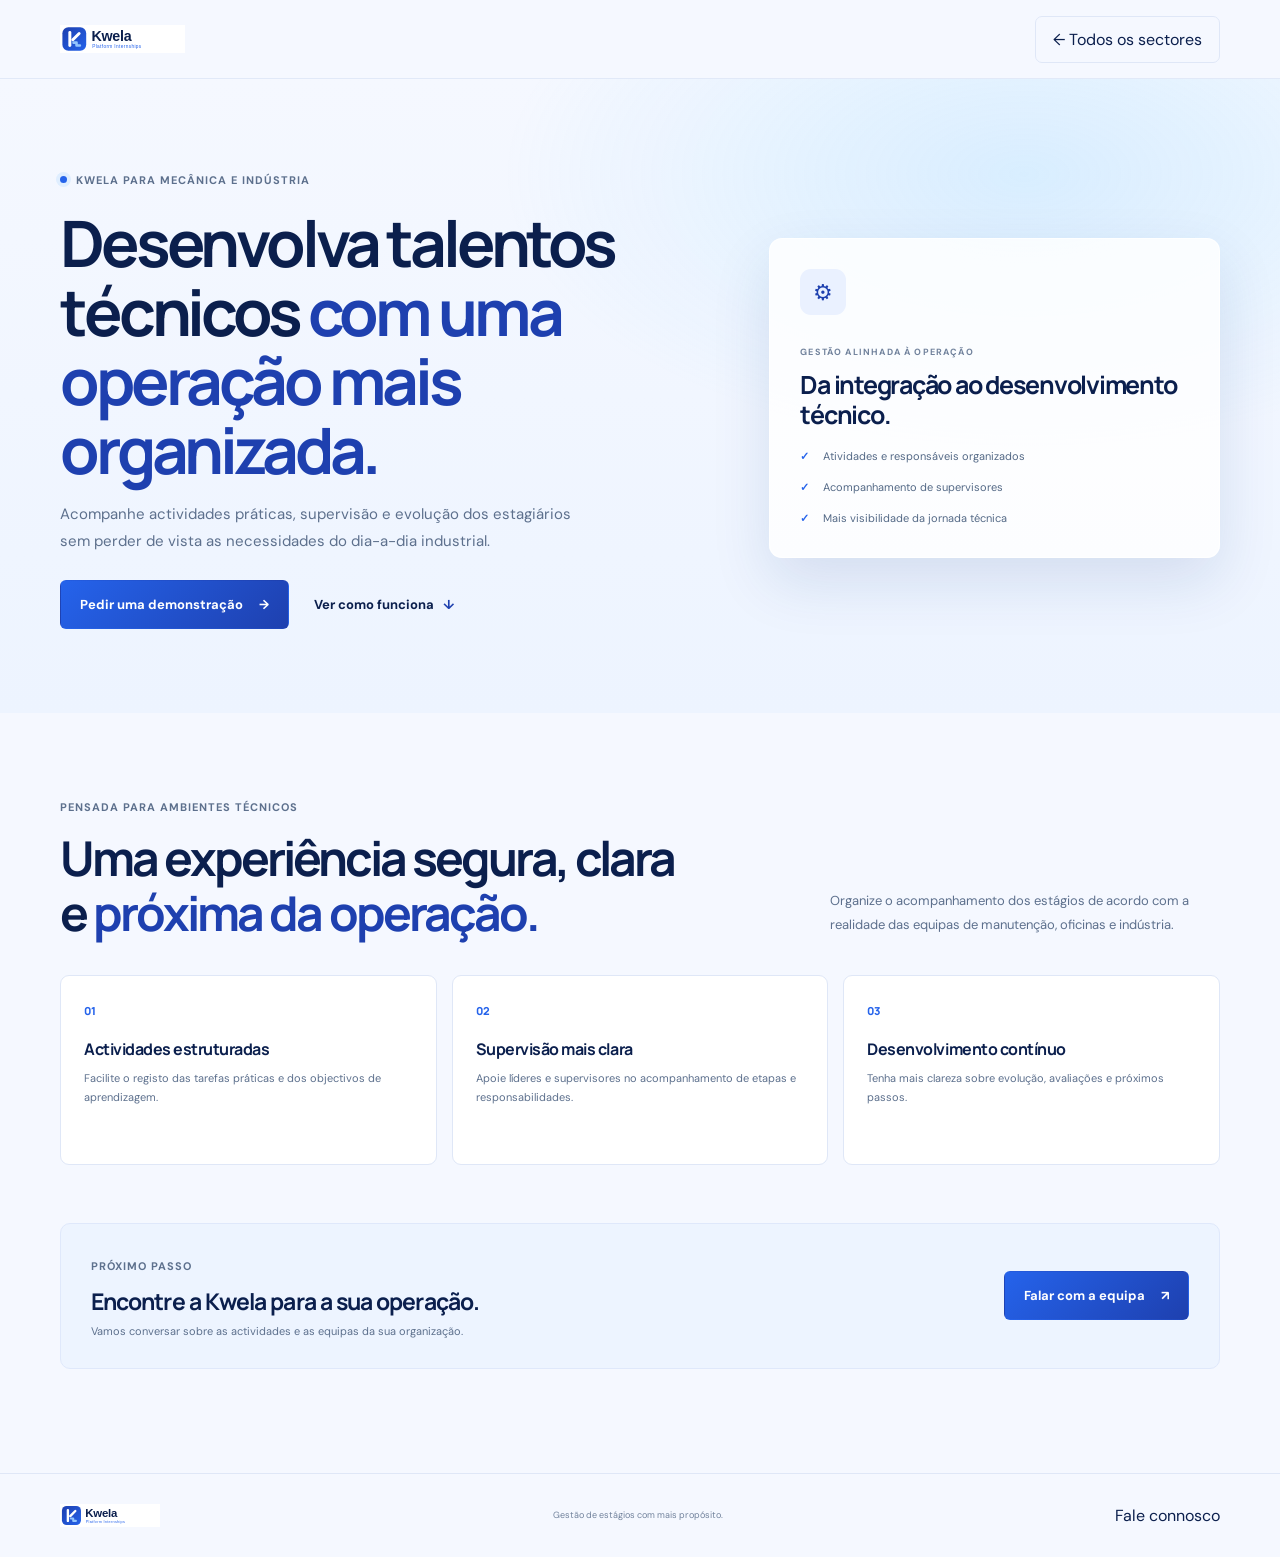
<file: mecanica.html>
<!DOCTYPE html>
<html lang="pt-MZ">
<head>
    <meta charset="UTF-8">
    <meta name="viewport" content="width=device-width, initial-scale=1.0">
    <meta name="description" content="Conheça a Kwela para mecânica e indústria: uma gestão de estágios alinhada à operação técnica.">
    <meta name="theme-color" content="#f5f8ff">
    <title>Kwela para Mecânica e Indústria</title>
    <link rel="preconnect" href="https://fonts.googleapis.com">
    <link rel="preconnect" href="https://fonts.gstatic.com" crossorigin>
    <link href="https://fonts.googleapis.com/css2?family=DM+Sans:wght@400;500;600;700&family=Manrope:wght@400;500;600;700;800&display=swap" rel="stylesheet">
    <link rel="stylesheet" href="styles.css">
    <script src="script.js" defer></script>
</head>
<body>
    <header class="site-header">
        <div class="container header-content">
            <a class="brand" href="index.html#inicio" aria-label="Kwela, início"><img src="assets/kwela-logo.svg" alt="Kwela"></a>
            <a class="nav-cta" href="index.html#solucoes">← Todos os sectores</a>
        </div>
    </header>
    <main class="segment-page">
        <section class="segment-hero">
            <div class="container segment-layout">
                <div class="segment-hero-copy" data-reveal>
                    <span class="eyebrow"><span class="eyebrow-dot"></span> Kwela para mecânica e indústria</span>
                    <h1>Desenvolva talentos técnicos <span>com uma operação mais organizada.</span></h1>
                    <p>Acompanhe actividades práticas, supervisão e evolução dos estagiários sem perder de vista as necessidades do dia-a-dia industrial.</p>
                    <div class="hero-actions">
                        <a class="button button-primary" href="index.html?segmento=mecanica#contato">Pedir uma demonstração <span aria-hidden="true">→</span></a>
                        <a class="text-link" href="#beneficios">Ver como funciona <span aria-hidden="true">↓</span></a>
                    </div>
                </div>
                <aside class="segment-aside" data-reveal>
                    <span class="segment-aside-icon">⚙</span>
                    <span class="card-kicker">GESTÃO ALINHADA À OPERAÇÃO</span>
                    <h2>Da integração ao desenvolvimento técnico.</h2>
                    <ul class="segment-checks">
                        <li>Atividades e responsáveis organizados</li>
                        <li>Acompanhamento de supervisores</li>
                        <li>Mais visibilidade da jornada técnica</li>
                    </ul>
                </aside>
            </div>
        </section>
        <section class="segment-content section" id="beneficios">
            <div class="container">
                <div class="section-heading">
                    <div><span class="eyebrow">Pensada para ambientes técnicos</span><h2>Uma experiência segura, clara e <span>próxima da operação.</span></h2></div>
                    <p>Organize o acompanhamento dos estágios de acordo com a realidade das equipas de manutenção, oficinas e indústria.</p>
                </div>
                <div class="segment-benefit-grid">
                    <article class="segment-benefit" data-reveal><span>01</span><h3>Actividades estruturadas</h3><p>Facilite o registo das tarefas práticas e dos objectivos de aprendizagem.</p></article>
                    <article class="segment-benefit" data-reveal><span>02</span><h3>Supervisão mais clara</h3><p>Apoie líderes e supervisores no acompanhamento de etapas e responsabilidades.</p></article>
                    <article class="segment-benefit" data-reveal><span>03</span><h3>Desenvolvimento contínuo</h3><p>Tenha mais clareza sobre evolução, avaliações e próximos passos.</p></article>
                </div>
                <div class="segment-bottom-cta">
                    <div><span class="eyebrow">Próximo passo</span><h2>Encontre a Kwela para a sua operação.</h2><p>Vamos conversar sobre as actividades e as equipas da sua organização.</p></div>
                    <a class="button button-primary" href="index.html?segmento=mecanica#contato">Falar com a equipa <span aria-hidden="true">↗</span></a>
                </div>
            </div>
        </section>
    </main>
    <footer class="site-footer"><div class="container footer-content"><a class="brand footer-brand" href="index.html#inicio"><img src="assets/kwela-logo.svg" alt="Kwela"></a><p>Gestão de estágios com mais propósito.</p><a href="index.html#contato">Fale connosco</a></div></footer>
</body>
</html>
</file>
<file: styles.css>
:root {
    --ink: #0b1f4d;
    --ink-soft: #1d3b6d;
    --muted: #5d708d;
    --primary: #2563eb;
    --primary-deep: #1e40af;
    --primary-soft: #eaf1ff;
    --accent: #6ac7ff;
    --paper: #f5f8ff;
    --white: #fff;
    --line: #dfe7f7;
    --heading: "Manrope", sans-serif;
    --body: "DM Sans", sans-serif;
}

* { box-sizing: border-box; }
html { scroll-behavior: smooth; }
body { margin: 0; color: var(--ink); background: var(--paper); font-family: var(--body); -webkit-font-smoothing: antialiased; }
a { color: inherit; text-decoration: none; }
button { font: inherit; }
.container { width: min(1160px, calc(100% - 48px)); margin: 0 auto; }
.section { padding: 104px 0; }
.site-header { position: sticky; z-index: 10; top: 0; background: rgba(245, 248, 255, .92); border-bottom: 1px solid rgba(223, 231, 247, .85); backdrop-filter: blur(14px); }
.header-content { height: 78px; display: flex; justify-content: space-between; align-items: center; }
.brand { display: inline-flex; align-items: center; }
.brand img { display: block; width: 125px; height: auto; }
.main-nav { display: flex; align-items: center; gap: 36px; font-size: 13px; font-weight: 600; color: #596b8c; }
.main-nav a:not(.nav-cta):hover, .text-link:hover { color: var(--primary-deep); }
.nav-cta { color: var(--ink); padding: 12px 17px; border: 1px solid var(--line); border-radius: 7px; transition: background .2s, border-color .2s; }
.nav-cta:hover { background: var(--white); border-color: #bfd0f7; }
.nav-cta span { margin-left: 8px; }
.menu-toggle { display: none; }
.hero { padding-top: 70px; padding-bottom: 30px; overflow: hidden; }
.hero-grid { display: grid; grid-template-columns: .92fr 1.08fr; gap: 55px; align-items: center; min-height: 490px; }
.eyebrow { display: inline-flex; align-items: center; gap: 9px; color: #5d708d; font-size: 11px; font-weight: 700; letter-spacing: .09em; text-transform: uppercase; }
.eyebrow-dot { width: 7px; height: 7px; border-radius: 50%; background: var(--primary); box-shadow: 0 0 0 4px #dfeeff; }
h1, h2, h3, p { margin-top: 0; }
h1, h2, h3 { font-family: var(--heading); }
.hero h1 { margin: 21px 0 19px; font-size: clamp(48px, 5.5vw, 70px); line-height: 1.06; letter-spacing: -.065em; font-weight: 700; }
.hero h1 span, .section-heading h2 span, .workflow-copy h2 span, .benefits-intro h2 span, .pricing-heading h2 span { color: var(--primary-deep); }
.hero-description { max-width: 445px; margin-bottom: 27px; color: var(--muted); font-size: 16px; line-height: 1.75; }
.hero-actions { display: flex; align-items: center; gap: 25px; }
.button { min-height: 49px; padding: 0 19px; display: inline-flex; justify-content: center; align-items: center; gap: 16px; border: 1px solid transparent; border-radius: 6px; font-size: 13px; font-weight: 700; transition: transform .2s, background .2s; }
.button:hover { transform: translateY(-2px); }
.button-primary { color: var(--white); background: linear-gradient(135deg, var(--primary) 0%, var(--primary-deep) 100%); }
.button-primary:hover { filter: brightness(1.04); }
.text-link { font-size: 13px; font-weight: 700; }
.text-link span { margin-left: 6px; color: var(--primary-deep); }
.hero-proof { display: flex; align-items: center; gap: 13px; margin-top: 39px; }
.proof-icon { width: 29px; height: 29px; display: grid; place-items: center; border-radius: 50%; color: var(--primary-deep); background: #dfeaff; font-size: 13px; font-weight: 700; }
.hero-proof p { margin: 0; color: #7d8981; font-size: 10px; line-height: 1.6; }
.hero-proof strong { color: #46544b; font-size: 11px; }
.hero-visual { min-width: 0; position: relative; padding: 18px 0 23px; }
.visual-glow { position: absolute; width: 85%; height: 80%; top: 9%; left: 10%; border-radius: 50%; background: rgba(37, 99, 235, 0.18); filter: blur(55px); }
.dashboard { position: relative; max-width: 580px; margin-left: auto; overflow: hidden; border: 1px solid #e5eae3; border-radius: 12px; background: #fff; box-shadow: 0 23px 70px rgba(38, 58, 43, .13); transform: rotate(1deg); }
.dashboard-top { min-height: 55px; padding: 0 21px; display: flex; justify-content: space-between; align-items: center; border-bottom: 1px solid #edf0ec; }
.dashboard-brand { display: flex; align-items: center; gap: 7px; font-family: var(--heading); font-size: 14px; font-weight: 800; letter-spacing: -.06em; }
.brand-mark { width: 20px; height: 20px; display: grid; place-items: center; border-radius: 6px 6px 6px 2px; color: var(--white); background: linear-gradient(135deg, var(--primary) 0%, var(--primary-deep) 100%); font-family: var(--heading); font-size: 15px; }
.dashboard-profile { display: flex; align-items: center; gap: 8px; color: #77827a; font-size: 9px; }
.profile-dot { width: 6px; height: 6px; border-radius: 50%; background: #94c765; }
.profile-avatar { width: 25px; height: 25px; display: grid; place-items: center; border-radius: 50%; color: #54624b; background: #e9efde; font-size: 9px; font-weight: 700; }
.dashboard-main { padding: 24px 25px 20px; }
.dashboard-greeting > span { color: #9aa49c; font-size: 7px; letter-spacing: .1em; }
.dashboard-greeting h2 { margin: 8px 0 4px; font-size: 18px; letter-spacing: -.05em; }
.dashboard-greeting p { margin: 0; color: #8a958d; font-size: 9px; }
.stat-grid { display: grid; grid-template-columns: 1fr 1fr; gap: 12px; margin-top: 20px; }
.stat-card { position: relative; min-height: 94px; padding: 13px; border: 1px solid #edf0eb; border-radius: 7px; }
.stat-card > span:first-child { display: block; color: #8a958d; font-size: 8px; }
.stat-card strong { display: block; margin-top: 7px; font-family: var(--heading); font-size: 23px; letter-spacing: -.05em; }
.stat-card small { display: block; margin-top: 2px; font-size: 7px; }
.stat-positive { color: #5c9c51; }.stat-warn { color: #c18b54; }
.stat-icon { width: 25px; height: 25px; position: absolute; top: 11px; right: 11px; display: grid; place-items: center; border-radius: 6px; font-size: 12px; }
.stat-icon.mint { color: #54874f; background: #edf6e6; }.stat-icon.peach { color: #ad7948; background: #fbf1e7; }
.activity-card { margin-top: 14px; padding: 13px; border: 1px solid #edf0eb; border-radius: 7px; }
.activity-heading { display: flex; justify-content: space-between; font-size: 8px; }
.activity-heading a { color: #7c9b59; font-size: 7px; font-weight: 700; }
.activity-row { display: flex; align-items: center; gap: 9px; margin-top: 12px; }
.person-avatar { width: 27px; height: 27px; display: grid; place-items: center; border-radius: 50%; font-size: 7px; font-weight: 700; }
.avatar-one { color: #995f48; background: #f5e8df; }.avatar-two { color: #526a90; background: #e6edf6; }
.person-info { flex: 1; display: flex; flex-direction: column; gap: 3px; }
.person-info strong { font-size: 8px; }.person-info small { color: #919b93; font-size: 7px; }
.activity-date { color: #727f76; font-size: 7px; }
.dashboard-note { position: absolute; right: -16px; bottom: 42px; display: flex; align-items: center; gap: 9px; padding: 11px 14px; border: 1px solid #edf0eb; border-radius: 8px; background: #fff; box-shadow: 0 10px 26px rgba(31, 54, 37, .11); }
.note-check { width: 22px; height: 22px; display: grid; place-items: center; border-radius: 50%; color: #59834c; background: #e8f4dd; font-size: 11px; }
.dashboard-note strong, .dashboard-note small { display: block; }.dashboard-note strong { font-size: 8px; }.dashboard-note small { margin-top: 3px; color: #929b94; font-size: 7px; }
.floating-badge { position: absolute; left: -13px; bottom: 80px; padding: 10px 13px; border: 1px solid #e4eadf; border-radius: 6px; background: #fff; box-shadow: 0 9px 24px rgba(31, 54, 37, .09); font-size: 9px; font-weight: 700; transform: rotate(-4deg); }
.floating-badge span { margin-right: 5px; color: var(--primary); }
.hero-bottom { min-height: 87px; margin-top: 48px; display: flex; justify-content: space-between; align-items: center; border-top: 1px solid #e4e9e1; color: #89938b; font-size: 10px; }
.sector-logos { display: flex; gap: clamp(20px, 4vw, 53px); color: #7b8b7d; font-size: 14px; }
.sector-logos span { white-space: nowrap; }.sector-logos b { margin-left: 4px; font-family: var(--heading); font-size: 11px; font-weight: 700; }
.sectors-section { padding-top: 106px; }
.section-heading { display: flex; justify-content: space-between; align-items: end; gap: 55px; margin-bottom: 43px; }
.section-heading h2, .workflow-copy h2, .benefits-intro h2, .pricing-heading h2 { margin: 15px 0 0; font-size: clamp(35px, 4vw, 48px); line-height: 1.13; letter-spacing: -.06em; }
.section-heading > p { max-width: 390px; margin-bottom: 4px; color: var(--muted); font-size: 13px; line-height: 1.8; }
.sector-grid { display: grid; grid-template-columns: repeat(4, 1fr); gap: 14px; }
.sector-card { min-height: 285px; position: relative; overflow: hidden; padding: 22px 20px; border-radius: 8px; }
.sector-legal { background: #eaf1ff; }.sector-education { background: #e8f5ff; }.sector-industry { background: #e8ecfa; }.sector-custom { background: #eef2ff; }
.sector-icon { width: 36px; height: 36px; display: grid; place-items: center; margin-bottom: 25px; border-radius: 8px; background: rgba(255,255,255,.72); font-family: var(--heading); font-size: 19px; }
.card-kicker { color: #71829c; font-size: 8px; font-weight: 700; letter-spacing: .13em; }
.sector-card h3 { position: relative; z-index: 1; margin: 8px 0 11px; font-size: 19px; line-height: 1.2; letter-spacing: -.045em; }
.sector-card p { position: relative; z-index: 1; min-height: 52px; margin: 0 0 16px; color: #66746a; font-size: 10px; line-height: 1.65; }
.sector-card a { position: relative; z-index: 1; font-size: 9px; font-weight: 700; }
.sector-card a span { margin-left: 5px; }.card-decoration { position: absolute; right: 13px; bottom: 45px; opacity: .08; font-size: 100px; line-height: 1; }
.education-decoration { font-size: 80px; }.industry-decoration { font-size: 74px; }.custom-decoration { font-size: 88px; }
.workflow-section { background: #edf3ff; }
.workflow-grid { display: grid; grid-template-columns: .9fr 1.1fr; gap: 100px; align-items: center; }
.workflow-copy h2 { margin-bottom: 18px; }
.workflow-copy > p { max-width: 420px; margin-bottom: 25px; color: var(--muted); font-size: 13px; line-height: 1.8; }
.button-dark { color: #fff; background: linear-gradient(135deg, var(--ink) 0%, var(--primary-deep) 100%); }.button-dark:hover { filter: brightness(1.05); }
.steps-list { border-top: 1px solid #d7e2f5; }
.step-item { position: relative; display: grid; grid-template-columns: 42px 1fr 28px; gap: 17px; align-items: start; padding: 24px 0; border-bottom: 1px solid #d7e2f5; }
.step-number { color: var(--primary); font-family: var(--heading); font-size: 12px; font-weight: 700; }
.step-item h3 { margin: 0 0 7px; font-size: 16px; letter-spacing: -.03em; }.step-item p { max-width: 380px; margin: 0; color: #758078; font-size: 11px; line-height: 1.7; }
.step-symbol { color: var(--primary); font-size: 20px; text-align: right; }
.benefits-section { padding-bottom: 95px; }
.benefits-grid { display: grid; grid-template-columns: 1.3fr 1fr 1fr; column-gap: 50px; row-gap: 55px; }
.benefits-intro { grid-column: 1 / -1; }.benefits-intro h2 { font-size: 41px; }
.benefit { padding-top: 20px; border-top: 1px solid #dfe7f7; }
.benefit-icon { width: 35px; height: 35px; display: grid; place-items: center; margin-bottom: 18px; border-radius: 8px; color: var(--primary-deep); background: var(--primary-soft); font-size: 18px; }
.benefit h3 { margin: 0 0 9px; font-size: 15px; letter-spacing: -.03em; }.benefit p { max-width: 275px; margin: 0; color: #758078; font-size: 11px; line-height: 1.75; }
.testimonials-section { background: #edf4ff; }
.narrow-heading { align-items: end; }
.testimonial-grid { display: grid; grid-template-columns: repeat(3, minmax(0, 1fr)); gap: 18px; margin-top: 32px; }
.testimonial-card { min-height: 220px; padding: 22px; border: 1px solid #dfe8fb; border-radius: 10px; background: rgba(255,255,255,.78); transition: transform .25s, box-shadow .25s, border-color .25s; }
.testimonial-card:hover { transform: translateY(-5px); border-color: #bfd0f7; box-shadow: 0 16px 32px rgba(29, 64, 175, .09); }
.scenario-icon { width: 38px; height: 38px; display: grid; place-items: center; margin-bottom: 18px; border-radius: 9px; color: var(--primary-deep); background: var(--primary-soft); font-size: 18px; }
.testimonial-card h3 { margin: 0 0 8px; font-size: 15px; }
.testimonial-card p { min-height: 62px; margin: 0 0 16px; color: #5d708d; font-size: 11px; line-height: 1.8; }
.scenario-link { color: var(--primary-deep); font-size: 10px; font-weight: 700; }
.scenario-link span { margin-left: 5px; transition: margin .2s; }
.scenario-link:hover span { margin-left: 9px; }
.faq-section { padding-top: 80px; }
.faq-grid { display: grid; grid-template-columns: .95fr 1.05fr; gap: 40px; align-items: start; }
.faq-copy h2 { margin-top: 14px; font-size: clamp(30px, 3vw, 42px); letter-spacing: -.06em; }
.faq-list { display: grid; gap: 12px; }
.faq-list details { padding: 18px 20px; border: 1px solid var(--line); border-radius: 10px; background: #fff; }
.faq-list summary { list-style: none; cursor: pointer; font-weight: 700; font-size: 13px; color: var(--ink); }
.faq-list summary::-webkit-details-marker { display: none; }
.faq-list p { margin: 12px 0 0; color: var(--muted); font-size: 12px; line-height: 1.8; }
.pricing-section { background: #f0f4ff; }
.pricing-heading { max-width: 630px; margin: 0 auto 42px; text-align: center; }
.pricing-heading h2 { margin-top: 14px; }
.pricing-heading > p { max-width: 490px; margin: 15px auto 22px; color: var(--muted); font-size: 12px; line-height: 1.7; }
.billing-toggle { display: inline-flex; align-items: center; padding: 4px; border: 1px solid var(--line); border-radius: 7px; background: #e9effb; }
.billing-option { padding: 8px 13px; border: 0; border-radius: 5px; color: #6c786f; background: transparent; cursor: pointer; font-size: 10px; font-weight: 700; }
.billing-option.is-active { color: var(--ink); background: #fff; box-shadow: 0 1px 5px rgba(40, 58, 43, .08); }
.billing-option span { margin-left: 4px; color: #82917c; font-size: 8px; font-weight: 500; }
.plan-grid { display: grid; grid-template-columns: repeat(3, 1fr); gap: 15px; align-items: stretch; }
.plan-card { position: relative; padding: 25px 23px 23px; border: 1px solid #dfe7f7; border-radius: 8px; background: #fff; }
.plan-featured { border: 1.5px solid #7ea5fa; box-shadow: 0 12px 35px rgba(30, 64, 175, .1); }
.popular-tag { position: absolute; top: 17px; right: 17px; padding: 6px 8px; border-radius: 4px; color: var(--primary-deep); background: #eaf1ff; font-size: 8px; font-weight: 700; }
.plan-label { color: #71829c; font-size: 9px; font-weight: 700; }
.plan-card h3 { margin: 8px 0 7px; font-size: 22px; letter-spacing: -.05em; }
.plan-description { min-height: 39px; margin: 0; color: #78837a; font-size: 10px; line-height: 1.65; }
.plan-price { display: flex; align-items: baseline; gap: 3px; min-height: 38px; margin-top: 18px; }
.price-value { font-family: var(--heading); font-size: 23px; font-weight: 700; letter-spacing: -.05em; }
.plan-price-note { min-height: 15px; margin: 0 0 15px; color: #909990; font-size: 8px; }
.plan-card .button { width: 100%; min-height: 43px; font-size: 10px; }
.button-outline { border-color: var(--line); background: #fff; }.button-outline:hover { background: #f5f8ff; }
.plan-divider { height: 1px; margin: 20px 0 17px; background: #edf1f8; }
.included-title { color: #6f7b71; font-size: 9px; font-weight: 700; }
.plan-features { display: grid; gap: 12px; padding: 0; margin: 16px 0 0; list-style: none; }
.plan-features li { position: relative; padding-left: 19px; color: #637067; font-size: 9px; }
.plan-features li::before { content: "✓"; position: absolute; left: 0; color: var(--primary); font-weight: 700; }
.pricing-footnote { margin: 20px 0 0; color: #87928a; font-size: 9px; text-align: center; }
.contact-section { padding: 83px 0 100px; }
.contact-card { min-height: 305px; position: relative; display: grid; place-items: center; overflow: hidden; border-radius: 10px; color: #fff; background: linear-gradient(135deg, var(--ink) 0%, var(--primary-deep) 100%); text-align: center; }
.contact-content { position: relative; z-index: 1; max-width: 580px; padding: 46px 20px; }
.eyebrow-light { color: #bed4ff; }
.contact-orbit { position: absolute; width: 450px; height: 450px; border: 1px solid rgba(220, 239, 206, .13); border-radius: 50%; }
.orbit-one { top: -300px; left: -110px; }.orbit-two { right: -100px; bottom: -340px; width: 550px; height: 550px; }
.contact-sparkle { position: absolute; color: rgba(255,255,255,.75); opacity: .9; }.sparkle-one { top: 55px; right: 17%; font-size: 21px; }.sparkle-two { bottom: 50px; left: 18%; font-size: 15px; }
.site-footer { border-top: 1px solid var(--line); }
.footer-content { min-height: 83px; display: flex; justify-content: space-between; align-items: center; gap: 20px; }
.footer-brand img { width: 100px; }.footer-content p, .footer-content > span { margin: 0; color: #87918a; font-size: 9px; }

.preview-disclaimer { position: relative; z-index: 1; margin: 8px 0 0; color: #8290a4; font-size: 8px; text-align: right; }
.segment-page { min-height: calc(100vh - 160px); }
.segment-hero { position: relative; overflow: hidden; padding: 88px 0 84px; background: radial-gradient(ellipse at 80% 15%, rgba(106,199,255,.2), transparent 36%), linear-gradient(180deg, #f5f8ff 0%, #edf4ff 100%); }
.segment-layout { display: grid; grid-template-columns: 1.1fr .8fr; gap: clamp(36px, 7vw, 90px); align-items: center; }
.segment-hero-copy h1 { max-width: 660px; margin: 20px 0 17px; font-size: clamp(42px, 5.3vw, 64px); line-height: 1.08; letter-spacing: -.065em; }
.segment-hero-copy h1 span { color: var(--primary-deep); }
.segment-hero-copy > p { max-width: 540px; margin: 0; color: var(--muted); font-size: 15px; line-height: 1.8; }
.segment-hero-copy .hero-actions { margin-top: 25px; }
.segment-aside { padding: 30px; border: 1px solid rgba(255,255,255,.8); border-radius: 13px; background: rgba(255,255,255,.82); box-shadow: 0 24px 60px rgba(20, 56, 135, .12); }
.segment-aside-icon { width: 46px; height: 46px; display: grid; place-items: center; margin-bottom: 24px; border-radius: 11px; color: var(--primary-deep); background: var(--primary-soft); font-size: 22px; }
.segment-aside .card-kicker { font-size: 9px; }
.segment-aside h2 { margin: 10px 0 18px; font-size: 25px; line-height: 1.2; letter-spacing: -.05em; }
.segment-checks { display: grid; gap: 13px; padding: 0; margin: 0; list-style: none; }
.segment-checks li { position: relative; padding-left: 23px; color: #546986; font-size: 11px; line-height: 1.6; }
.segment-checks li::before { content: "✓"; position: absolute; left: 0; color: var(--primary); font-weight: 700; }
.segment-content { padding-top: 82px; }
.segment-content .section-heading { margin-bottom: 35px; }
.segment-content .section-heading h2 { max-width: 640px; }
.segment-benefit-grid { display: grid; grid-template-columns: repeat(3, 1fr); gap: 15px; }
.segment-benefit { min-height: 190px; padding: 23px; border: 1px solid var(--line); border-radius: 9px; background: #fff; transition: transform .25s, box-shadow .25s; }
.segment-benefit:hover { transform: translateY(-4px); box-shadow: 0 14px 30px rgba(20,56,135,.08); }
.segment-benefit > span { color: var(--primary); font-family: var(--heading); font-size: 11px; font-weight: 800; }
.segment-benefit h3 { margin: 18px 0 9px; font-size: 16px; letter-spacing: -.03em; }
.segment-benefit p { margin: 0; color: var(--muted); font-size: 11px; line-height: 1.75; }
.segment-bottom-cta { display: flex; align-items: center; justify-content: space-between; gap: 30px; margin-top: 58px; padding: 30px; border: 1px solid #dfe8fb; border-radius: 10px; background: #edf4ff; }
.segment-bottom-cta h2 { margin: 10px 0 7px; font-size: 23px; letter-spacing: -.04em; }
.segment-bottom-cta p { margin: 0; color: var(--muted); font-size: 11px; }
.segment-bottom-cta .button { flex: 0 0 auto; }
@media (max-width: 900px) {
    .segment-layout { grid-template-columns: 1fr 1fr; gap: 28px; }
    .segment-hero { padding: 64px 0; }
}
@media (max-width: 600px) {
    .segment-hero { padding: 47px 0 56px; }
    .segment-layout { grid-template-columns: 1fr; }
    .segment-hero-copy h1 { font-size: 43px; }
    .segment-hero-copy > p { font-size: 13px; }
    .segment-aside { padding: 23px; }
    .segment-content { padding-top: 58px; }
    .segment-benefit-grid { grid-template-columns: 1fr; }
    .segment-benefit { min-height: 0; }
    .segment-bottom-cta { align-items: flex-start; flex-direction: column; margin-top: 36px; padding: 23px; }
}
@media (max-width: 900px) {
    .container { width: min(100% - 40px, 700px); }
    .section { padding: 78px 0; }
    .hero { padding-top: 54px; }
    .hero-grid { grid-template-columns: 1fr; gap: 30px; }
    .hero-copy { max-width: 590px; }
    .hero-visual { width: min(100%, 590px); margin: 0 auto; }
    .dashboard-note { right: -4px; }.floating-badge { left: 0; }
    .hero-bottom { margin-top: 38px; }
    .sector-logos { gap: 15px; }.sector-logos b { font-size: 9px; }
    .section-heading { gap: 30px; }
    .sector-grid { grid-template-columns: repeat(2, 1fr); }
    .sector-card { min-height: 265px; }
    .workflow-grid { grid-template-columns: 1fr; gap: 45px; }
    .benefits-grid { column-gap: 28px; }
    .plan-grid { grid-template-columns: 1fr 1fr; }
    .plan-card:last-child { grid-column: 1 / -1; }
}
@media (max-width: 600px) {
    .container { width: calc(100% - 36px); }
    .section { padding: 65px 0; }
    .header-content { height: 68px; }
    .brand img { width: 112px; }
    .menu-toggle { width: 40px; height: 40px; display: grid; align-content: center; justify-items: center; gap: 5px; border: 1px solid var(--line); border-radius: 6px; background: transparent; cursor: pointer; }
    .menu-toggle span { width: 16px; height: 1.5px; background: var(--ink); transition: transform .2s; }
    .menu-toggle[aria-expanded="true"] span:first-child { transform: translateY(3.25px) rotate(45deg); }
    .menu-toggle[aria-expanded="true"] span:last-child { transform: translateY(-3.25px) rotate(-45deg); }
    .main-nav { position: absolute; top: 67px; right: 0; left: 0; display: none; flex-direction: column; align-items: stretch; gap: 0; padding: 9px 18px 18px; border-bottom: 1px solid var(--line); background: var(--paper); }
    .main-nav.is-open { display: flex; }
    .main-nav > a { padding: 14px 4px; border-bottom: 1px solid #e9ede7; }
    .main-nav .nav-cta { margin-top: 12px; padding: 12px; text-align: center; }
    .hero { padding-top: 48px; }
    .hero-grid { gap: 20px; }
    .hero h1 { font-size: clamp(45px, 12vw, 60px); }
    .hero-description { font-size: 14px; }
    .hero-actions { align-items: flex-start; flex-direction: column; gap: 17px; }
    .hero-proof { margin-top: 27px; }
    .hero-visual { margin-top: 4px; padding: 8px 0 23px; }
    .dashboard { transform: none; }
    .dashboard-top { min-height: 46px; padding: 0 13px; }
    .dashboard-main { padding: 18px 14px 14px; }
    .dashboard-greeting h2 { font-size: 16px; }
    .dashboard-note { right: -5px; bottom: 22px; padding: 8px 9px; }
    .floating-badge { left: -2px; bottom: 62px; padding: 8px 9px; font-size: 8px; }
    .hero-bottom { min-height: auto; align-items: flex-start; flex-direction: column; gap: 18px; padding-top: 22px; margin-top: 30px; }
    .sector-logos { width: 100%; flex-wrap: wrap; gap: 14px 22px; }
    .section-heading { align-items: flex-start; flex-direction: column; gap: 16px; margin-bottom: 29px; }
    .section-heading h2, .workflow-copy h2, .pricing-heading h2 { font-size: 37px; }
    .section-heading > p { font-size: 12px; }
    .sector-grid { gap: 10px; }
    .sector-card { min-height: 263px; padding: 17px 14px; }
    .sector-icon { width: 32px; height: 32px; margin-bottom: 20px; }
    .sector-card h3 { font-size: 17px; }
    .sector-card p { font-size: 9px; }
    .workflow-grid { gap: 32px; }
    .workflow-copy > p { font-size: 12px; }
    .step-item { grid-template-columns: 30px 1fr 20px; gap: 10px; padding: 19px 0; }
    .step-item h3 { font-size: 14px; }.step-item p { font-size: 10px; }
    .benefits-grid { grid-template-columns: 1fr 1fr; column-gap: 20px; row-gap: 31px; }
    .benefits-intro { grid-column: 1 / -1; }
    .benefits-intro h2 { font-size: 34px; }
    .benefit { padding-top: 15px; }
    .benefit h3 { font-size: 13px; }.benefit p { font-size: 10px; }
    .pricing-heading { margin-bottom: 30px; }
    .pricing-heading > p { font-size: 11px; }
    .billing-option { padding: 8px 9px; font-size: 9px; }.billing-option span { display: none; }
    .plan-grid { grid-template-columns: 1fr; gap: 12px; }
    .plan-card:last-child { grid-column: auto; }
    .plan-card { padding: 22px 20px; }
    .contact-section { padding: 60px 0 70px; }
    .contact-card { min-height: 330px; }
    .contact-copy h2 { font-size: 34px; }
    .contact-copy > p { font-size: 10px; }
    .footer-content { align-items: flex-start; flex-direction: column; justify-content: center; gap: 8px; padding: 21px 0; }
}
@media (prefers-reduced-motion: reduce) {
    *, *::before, *::after { scroll-behavior: auto !important; transition-duration: .01ms !important; }
}

:focus-visible { outline: 3px solid rgba(37, 99, 235, .45); outline-offset: 3px; }
.hero-copy { animation: rise-in .7s both; }
.hero-visual { animation: rise-in .8s .12s both; }
@keyframes rise-in {
    from { opacity: 0; transform: translateY(18px); }
    to { opacity: 1; transform: translateY(0); }
}
[data-reveal] { opacity: 0; transform: translateY(18px); transition: opacity .55s ease, transform .55s ease; }
[data-reveal].is-visible { opacity: 1; transform: translateY(0); }
.button, .nav-cta, .sector-card, .benefit-icon, .plan-card { transition: transform .24s ease, box-shadow .24s ease, border-color .24s ease, background-color .24s ease; }
.sector-card:hover { transform: translateY(-4px); box-shadow: 0 16px 34px rgba(29, 64, 175, .09); }
.benefit:hover .benefit-icon { transform: translateY(-3px) rotate(-5deg); }
.contact-section { padding: 83px 0 100px; }
.contact-card {
    min-height: 0;
    display: grid;
    grid-template-columns: 1fr minmax(300px, .8fr);
    align-items: center;
    gap: 55px;
    padding: 52px clamp(28px, 5vw, 64px);
    text-align: left;
}
.contact-copy, .lead-form { position: relative; z-index: 1; }
.contact-copy h2 { max-width: 480px; margin: 16px 0 14px; font-size: clamp(34px, 4vw, 48px); line-height: 1.08; letter-spacing: -.065em; }
.contact-copy > p { max-width: 450px; margin: 0; color: #cad8f5; font-size: 13px; line-height: 1.8; }
.contact-points { display: grid; gap: 10px; margin: 24px 0; color: #e3ebff; font-size: 11px; }
.contact-points span::first-letter { color: var(--accent); }
.whatsapp-link { min-height: 46px; display: inline-flex; align-items: center; gap: 10px; padding: 0 15px; border: 1px solid rgba(255,255,255,.3); border-radius: 7px; color: #fff; font-size: 11px; font-weight: 700; transition: background .2s, transform .2s; }
.whatsapp-link:hover { transform: translateY(-2px); background: rgba(255,255,255,.1); }
.whatsapp-link > span:last-child { margin-left: 6px; }
.whatsapp-icon { width: 22px; height: 22px; flex: 0 0 auto; fill: #25d366; }
.contact-copy .contact-note { margin-top: 11px; color: #aebfe3; font-size: 9px; }
.lead-form { padding: 26px; border: 1px solid rgba(255,255,255,.6); border-radius: 12px; color: var(--ink); background: #fff; box-shadow: 0 22px 55px rgba(4, 22, 67, .22); }
.lead-form h3 { margin: 0 0 7px; font-size: 20px; letter-spacing: -.04em; }
.lead-form > p:not(.form-feedback) { margin: 0 0 18px; color: var(--muted); font-size: 10px; line-height: 1.6; }
.lead-form label { display: block; margin: 13px 0 6px; color: #3f5576; font-size: 10px; font-weight: 700; }
.lead-form input, .lead-form select { width: 100%; height: 42px; padding: 0 12px; border: 1px solid #dfe7f7; border-radius: 6px; color: var(--ink); background: #fbfcff; font: 11px var(--body); transition: border-color .2s, box-shadow .2s; }
.lead-form input::placeholder { color: #9aa9c1; }
.lead-form input:focus, .lead-form select:focus { border-color: #80a5f5; outline: 0; box-shadow: 0 0 0 3px rgba(37,99,235,.12); }
.form-submit { width: 100%; margin-top: 18px; cursor: pointer; }
.form-feedback { min-height: 14px; margin: 10px 0 0; color: var(--primary-deep); font-size: 10px; line-height: 1.5; }
.form-feedback.is-error { color: #b42318; }
.form-privacy { display: block; color: #8594aa; font-size: 8px; line-height: 1.5; }
.floating-whatsapp { position: fixed; z-index: 9; right: 22px; bottom: 22px; display: inline-flex; align-items: center; gap: 9px; padding: 12px 16px; border: 1px solid rgba(255,255,255,.7); border-radius: 999px; color: #fff; background: linear-gradient(135deg, #2563eb, #1e40af); box-shadow: 0 10px 28px rgba(18, 55, 139, .28); font-size: 11px; font-weight: 700; transition: transform .2s, box-shadow .2s; }
.floating-whatsapp:hover { transform: translateY(-3px); box-shadow: 0 14px 32px rgba(18, 55, 139, .36); }
.floating-whatsapp > svg { width: 23px; height: 23px; flex: 0 0 auto; fill: #25d366; }
.eyebrow-light { color: #bed4ff; }
.workflow-section { background: #edf3ff; }
.site-footer { border-color: var(--line); }
.footer-content p, .footer-content > span { color: #71829c; }
@media (max-width: 900px) {
    .contact-card { grid-template-columns: 1fr 1fr; gap: 28px; padding: 40px 30px; }
    .testimonial-grid { grid-template-columns: 1fr 1fr; }
    .testimonial-card:last-child { grid-column: 1 / -1; }
    .faq-grid { grid-template-columns: 1fr; gap: 20px; }
}
@media (max-width: 600px) {
    .contact-section { padding: 60px 0 70px; }
    .contact-card { grid-template-columns: 1fr; gap: 28px; padding: 34px 20px; }
    .contact-copy h2 { font-size: 35px; }
    .contact-copy > p { font-size: 12px; }
    .lead-form { padding: 22px 18px; }
    .testimonial-grid { grid-template-columns: 1fr; }
    .testimonial-card:last-child { grid-column: auto; }
    .testimonial-card { min-height: 0; }
    .testimonial-card p { min-height: 0; }
    .floating-whatsapp { right: 12px; bottom: 12px; padding: 11px 13px; }
    .floating-whatsapp > span:last-child { font-size: 0; }
}
@media (prefers-reduced-motion: reduce) {
    .hero-copy, .hero-visual { animation: none; }
    [data-reveal] { opacity: 1; transform: none; transition: none; }
}
</file>
